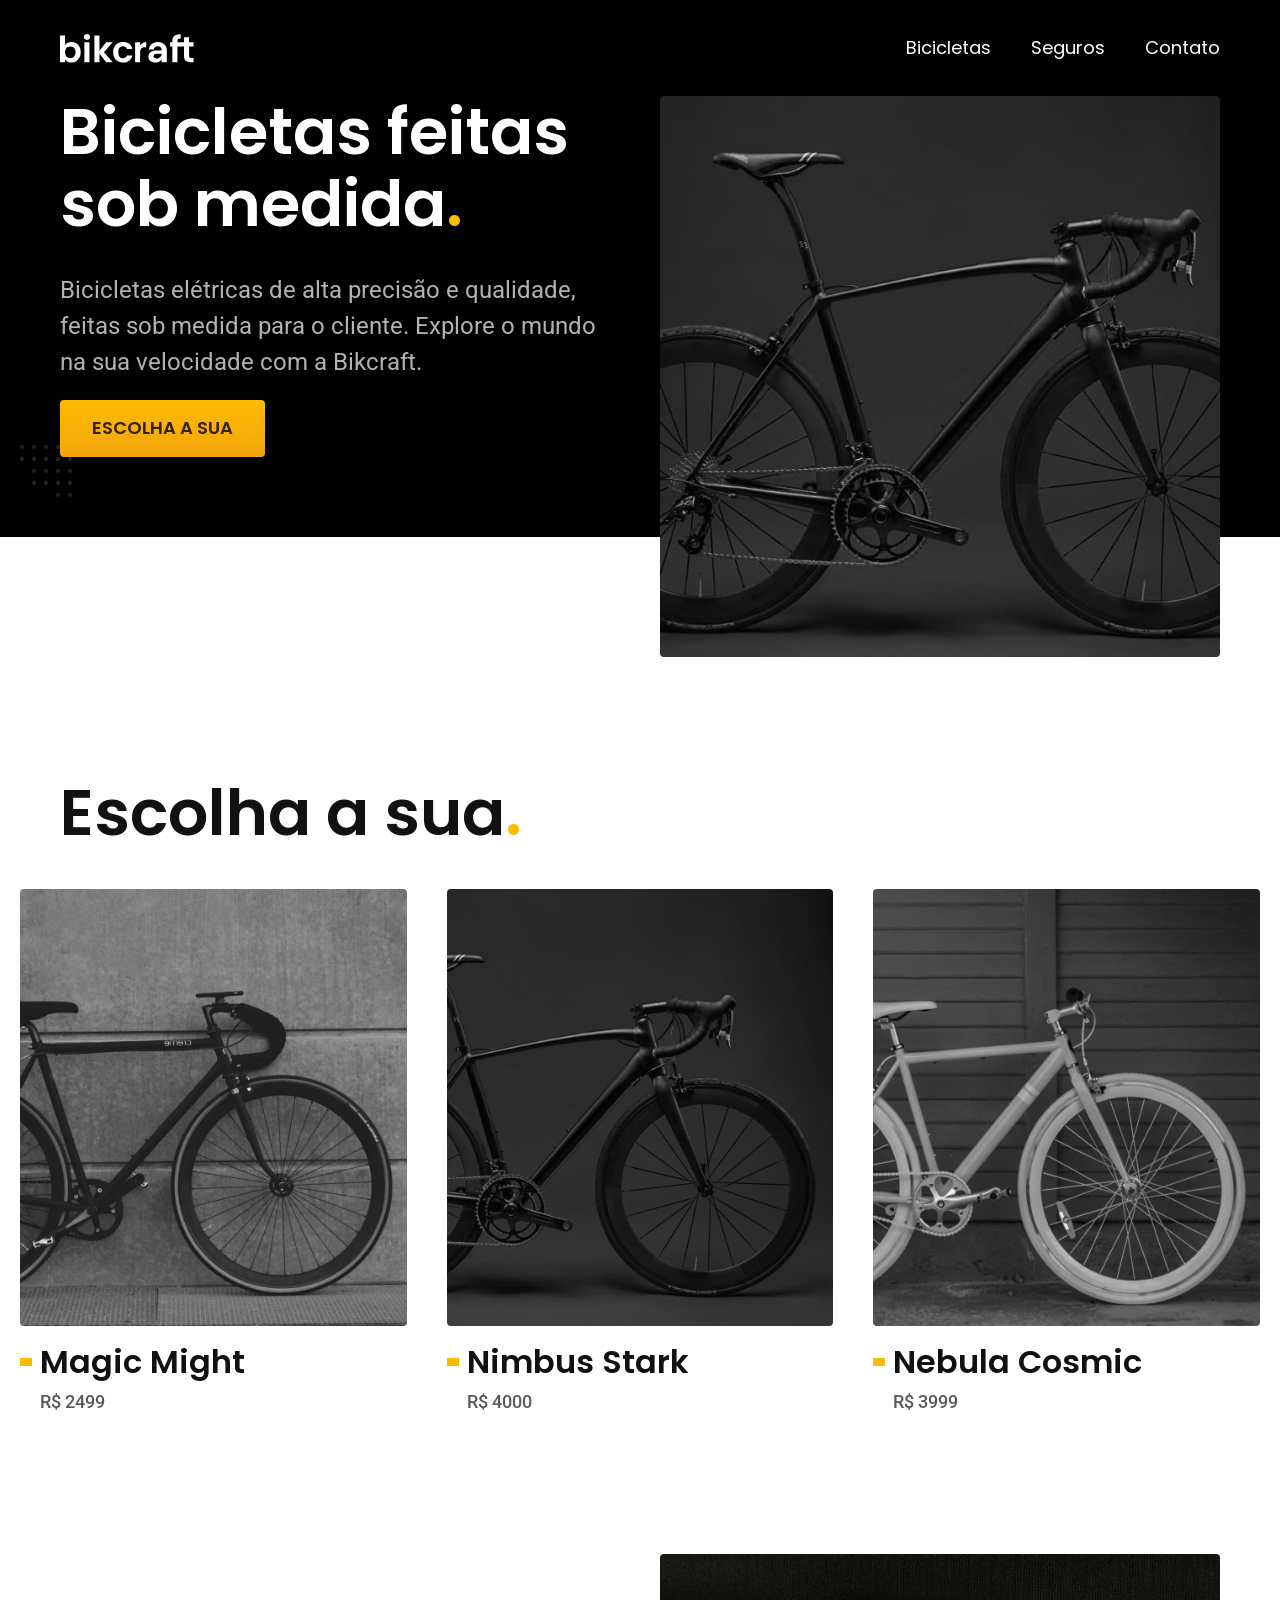
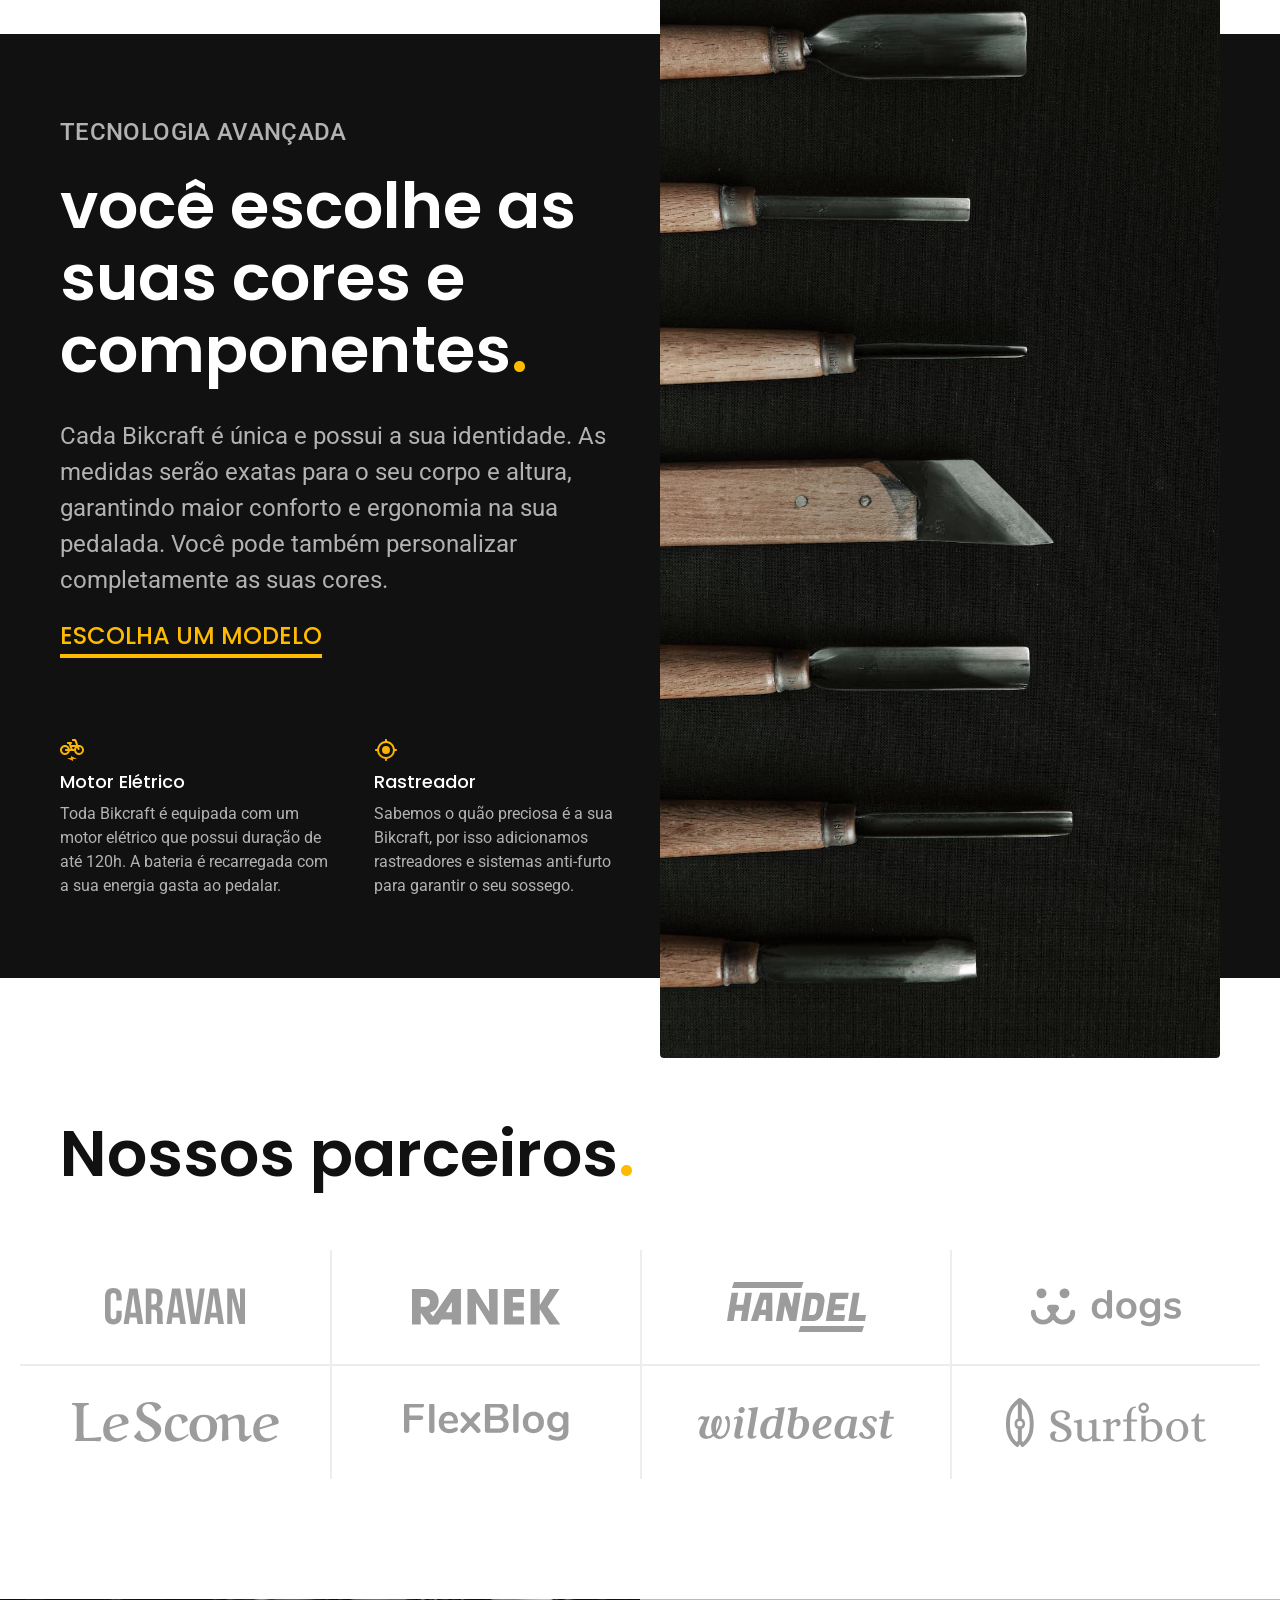
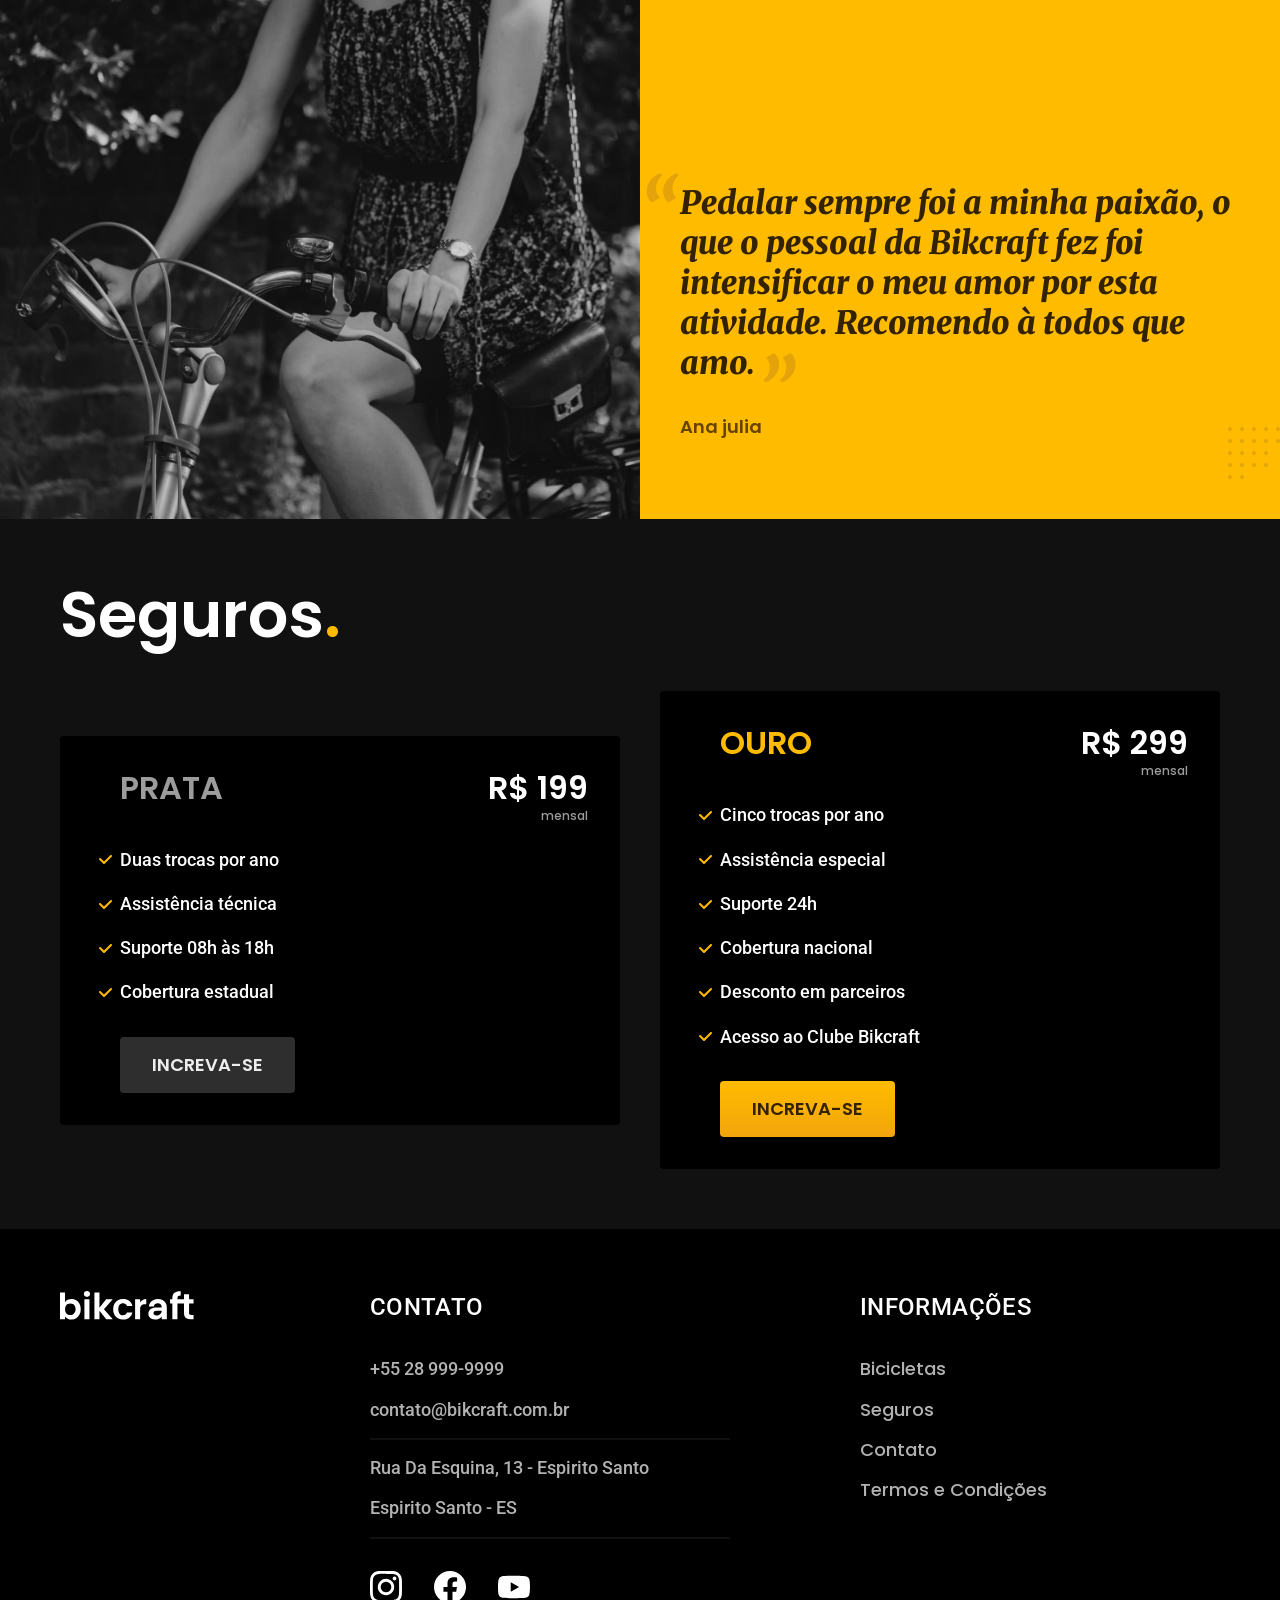
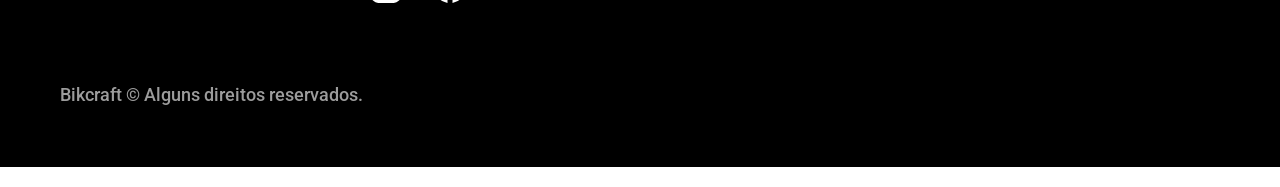
<file: index.html>
<!DOCTYPE html>
<html lang="pt-br">

<head>
  <meta charset="UTF-8">
  <meta name="description" content="Bicicletas elétricas de alta precisão e qualidade,  feitas sob medida para o cliente. Explore o mundo na sua velocidade com a Bikcraft.">
  <meta name="viewport" content="width=device-width, initial-scale=1.0">
  <title>Bikcraft - Bicicletas Elétricas</title>

  <link rel="shortcut icon" href="./favicon.svg" type="image/x-icon">
  <link rel="preload" href="./css/style.min.css" as="style">
  <link rel="stylesheet" href="./css/style.min.css">

  <link rel="preconnect" href="https://fonts.googleapis.com">
  <link rel="preconnect" href="https://fonts.gstatic.com" crossorigin>
  <link href="https://fonts.googleapis.com/css2?family=Merriweather:ital,opsz,wght@1,18..144,300..900&family=Poppins&family=Roboto:wght@100..900&display=swap" rel="stylesheet">
  <script>document.documentElement.classList.add("js")</script>
</head>

<body>
  <header class="header-bg">
    <div class="header container">
      <a href="./">
        <img src="./img/bikcraft.svg" width="136" height="32" alt="Bikcraft">
      </a>

      <nav>
        <ul class="header-menu font-1-m cor-0">
          <li><a href="./bicicletas.html">Bicicletas</a></li>
          <li><a href="./seguros.html">Seguros</a></li>
          <li><a href="./contato.html">Contato</a></li>
        </ul>
      </nav>
    </div>
  </header>

  <main class="introducao-bg">
    <div class="introducao container">
      <div class="introducao-conteudo">
        <h1 class="texto-grande cor-0 fadeInDown" data-anime="200">Bicicletas feitas sob medida<span class="cor-p1">.</span></h1>
        <p class="font-2-l cor-5 fadeInDown" data-anime="400">Bicicletas elétricas de alta precisão e qualidade, feitas sob medida para o cliente. Explore o mundo na sua velocidade com a Bikcraft.</p>
        <a class="botao fadeInDown" data-anime="600" href="./bicicletas.html">Escolha a sua</a>
      </div>
      <picture data-anime="800" class="fadeInDown">
        <source media="(max-width:800px)" srcset="./img/bicicletas/nimbus.jpg">
        <img src="./img/fotos/introducao.jpg" width="1280" height="1600" alt="Bicicleta elétrica preta.">
      </picture>
    </div>
  </main>

  <article class="bicicletas-lista">
    <h2 class="container font-1-xxl">Escolha a sua<span class="cor-p1">.</span></h2>
    <ul>
      <li>
        <a href="/bicicletas/magic.html">
          <img src="./img/bicicletas/magic-home.jpg" alt="Bicicleta preta">
          <h3 class="font-1-xl">Magic Might</h3>
          <span class="font-2-m cor-8">R$ 2499</span>
        </a>
      </li>
      <li>
        <a href="/bicicletas/nimbus.html">
          <img src="./img/bicicletas/nimbus-home.jpg" alt="Bicicleta preta">
          <h3 class="font-1-xl">Nimbus Stark</h3>
          <span class="font-2-m cor-8">R$ 4000</span>
        </a>
      </li>
      <li>
        <a href="/bicicletas/nebula.html">
          <img src="./img/bicicletas/nebula-home.jpg" alt="Bicicleta preta">
          <h3 class="font-1-xl">Nebula Cosmic</h3>
          <span class="font-2-m cor-8">R$ 3999</span>
        </a>
      </li>
    </ul>
  </article>

  <article class="tecnologia-bg">
    <div class="tecnologia container">
      <div class="tecnologia-conteudo">
        <span class="font-2-l-b cor-5">Tecnologia avançada</span>
        <h2 class="font-1-xxl cor-0">você escolhe as suas cores e componentes<span class="cor-p1">.</span></h2>
        <p class="font-2-l cor-5">Cada Bikcraft é única e possui a sua identidade. As medidas serão exatas para o seu corpo e altura, garantindo maior conforto e ergonomia na sua pedalada. Você pode também personalizar completamente as suas cores.</p>
        <a class="link" href="./bicicletas.html">Escolha um modelo</a>
        <div class="tecnologia-vantagens">
          <div>
            <img src="./img/icones/eletrica.svg" width="24" height="24" alt="">
            <h3 class="font-1-m cor-0">Motor Elétrico</h3>
            <p class="font-2-s cor-5">Toda Bikcraft é equipada com um motor elétrico que possui duração de até 120h. A bateria é recarregada com a sua energia gasta ao pedalar.</p>
          </div>
          <div>
            <img src="./img/icones/rastreador.svg" width="24" height="24" alt="">
            <h3 class="font-1-m cor-0">Rastreador</h3>
            <p class="font-2-s cor-5">Sabemos o quão preciosa é a sua Bikcraft, por isso adicionamos rastreadores e sistemas anti-furto para garantir o seu sossego. </p>
          </div>
        </div>
      </div>
      <div class="tecnologia-imagem">
        <img src="./img/fotos/tecnologia.jpg" width="1200" height="1920" alt="">
      </div>
    </div>
  </article>

  <section class="parceiros" aria-label="Nossos parceiros">
    <h2 class="container font-1-xxl">Nossos parceiros<span class="cor-p1">.</span></h2>
    <ul>
      <li><img src="./img/parceiros/caravan.svg" alt="caravan"></li>
      <li><img src="./img/parceiros/ranek.svg" alt="carava"></li>
      <li><img src="./img/parceiros/handel.svg" alt="carava"></li>
      <li><img src="./img/parceiros/dogs.svg" alt="carava"></li>
      <li><img src="./img/parceiros/lescone.svg" alt="carava"></li>
      <li><img src="./img/parceiros/flexblog.svg" alt="carava"></li>
      <li><img src="./img/parceiros/wildbeast.svg" alt="carava"></li>
      <li><img src="./img/parceiros/surfbot.svg" alt="carava"></li>
    </ul>
  </section>

  <section class="depoimento" aria-label="depoimento">
    <div>
      <img src="./img/fotos/depoimento.jpg" alt="Pessoa pedalando uma bicicleta bikcraft">
    </div>
    <div class="depoimento-conteudo">
      <blockquote class="font-1-xl cor-p5">
        <p>Pedalar sempre foi a minha paixão, o que o pessoal da Bikcraft fez foi intensificar o meu amor por esta atividade. Recomendo à todos que amo.</p>
      </blockquote>
      <span class="font-1-m-b cor-p4">Ana julia</span>
    </div>
  </section>

  <article class="seguros-bg">
    <div class="seguros container">
      <h2 class="font-1-xxl cor-0">Seguros<span class="cor-p1">.</span></h2>
      <div class="seguros-item">
        <h3 class="font-1-xl cor-6">PRATA</h3>
        <span class="font-1-xl cor-0">R$ 199 <span class="font-1-xs cor-6">mensal</span></span>
        <ul class="font-2-m cor-0">
          <li>Duas trocas por ano</li>
          <li>Assistência técnica</li>
          <li>Suporte 08h às 18h</li>
          <li>Cobertura estadual</li>
        </ul>
        <a class="botao secundario" href="./orcamento.html?tipo=seguro&produto=prata">Increva-se</a>
      </div>

      <div class="seguros-item">
        <h3 class="font-1-xl cor-p1">OURO</h3>
        <span class="font-1-xl cor-0">R$ 299 <span class="font-1-xs cor-6">mensal</span></span>
        <ul class="font-2-m cor-0">
          <li>Cinco trocas por ano</li>
          <li>Assistência especial </li>
          <li>Suporte 24h</li>
          <li>Cobertura nacional</li>
          <li>Desconto em parceiros</li>
          <li>Acesso ao Clube Bikcraft</li>
        </ul>
        <a class="botao" href="./orcamento.html?tipo=seguro&produto=ouro">Increva-se</a>
      </div>
    </div>
  </article>

  <footer class="footer-bg">
    <div class="footer container">
      <img src="./img/bikcraft.svg" alt="">
      <div class="footer-contato">
        <h3 class="font-2-l-b cor-0">Contato</h3>
        <ul class="font-2-m cor-5">
          <li><a href="tel:+5528999999">+55 28 999-9999</a></li>
          <li><a href="mailto:contato@bikcraft.com.br">contato@bikcraft.com.br</a></li>
          <li>Rua Da Esquina, 13 - Espirito Santo</li>
          <li>Espirito Santo - ES</li>
        </ul>
        <div class="footer-redes">
          <a href="./">
            <img src="./img/redes/instagram.svg" alt="instagram">
          </a>
          <a href="./">
            <img src="./img/redes/facebook.svg" alt="facebook">
          </a>
          <a href="./">
            <img src="./img/redes/youtube.svg" alt="youtube">
          </a>

        </div>

      </div>
      <div class="footer-informacoes">
        <h3 class="font-2-l-b cor-0">Informações</h3>
        <nav>
          <ul class="font-1-m cor-5">
            <li><a href="./bicicletas.html">Bicicletas</a></li>
            <li><a href="./seguros.html">Seguros</a></li>
            <li><a href="./contato.html">Contato</a></li>
            <li><a href="./termos.html">Termos e Condições</a></li>
          </ul>
        </nav>
      </div>
      <p class="footer-copy font-2-m cor-6">Bikcraft © Alguns direitos reservados.</p>
    </div>
  </footer>

  <script src="./js/plugins/simple-anime.js"></script>
  <script src="./js/script.js"></script>
</body>

</html>
</file>
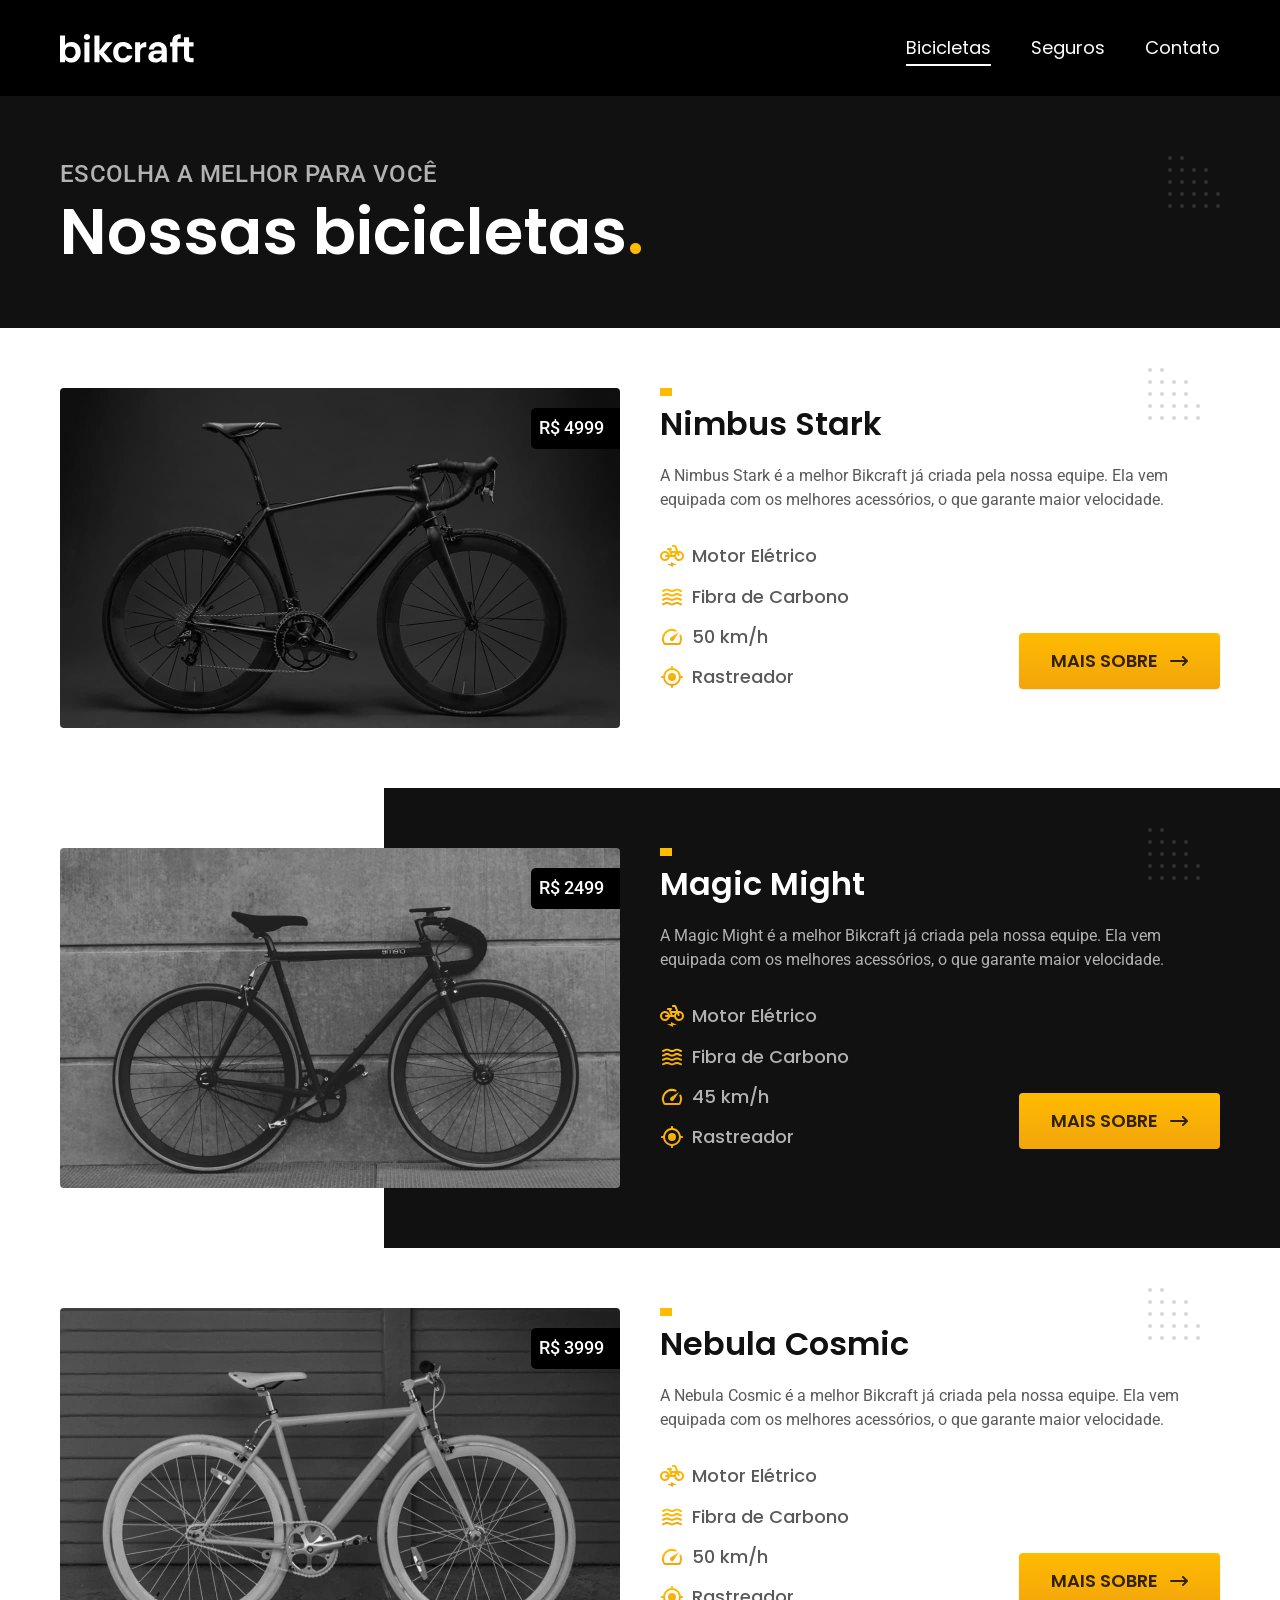
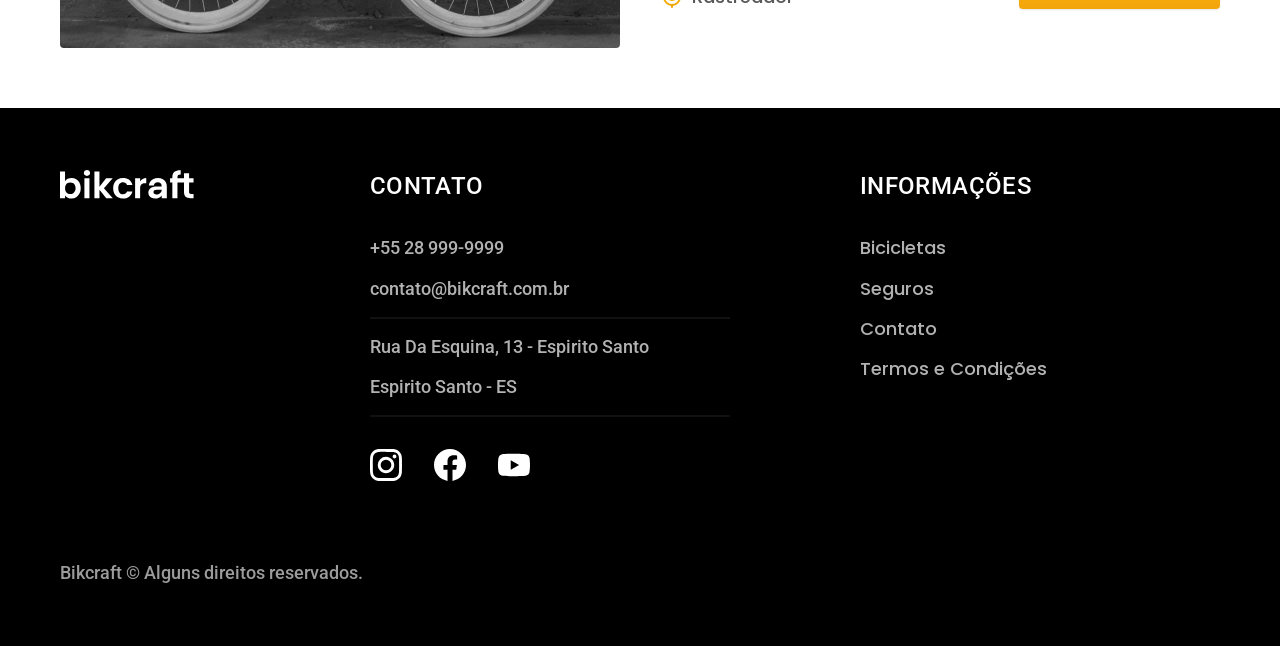
<file: bicicletas.html>
<!DOCTYPE html>
<html lang="pt-br">

<head>
  <meta charset="UTF-8">
  <meta name="description" content="Termos e condições">
  <meta name="viewport" content="width=device-width, initial-scale=1.0">
  <title>Bicicletas | Bikcraft </title>
  <link rel="shortcut icon" href="./favicon.svg" type="image/x-icon">
  <link rel="preload" href="./css/style.min.css" as="style">
  <link rel="stylesheet" href="./css/style.min.css">

  <link rel="preconnect" href="https://fonts.googleapis.com">
  <link rel="preconnect" href="https://fonts.gstatic.com" crossorigin>
  <link href="https://fonts.googleapis.com/css2?family=Merriweather:ital,opsz,wght@1,18..144,300..900&family=Poppins&family=Roboto:wght@100..900&display=swap" rel="stylesheet">
  <script>document.documentElement.classList.add("js")</script>
</head>

<body id="bicicletas">
  <header class="header-bg">
    <div class="header container">
      <a href="./">
        <img src="./img/bikcraft.svg" alt="Bikcraft">
      </a>

      <nav>
        <ul class="header-menu font-1-m cor-0">
          <li><a href="./bicicletas.html">Bicicletas</a></li>
          <li><a href="./seguros.html">Seguros</a></li>
          <li><a href="./contato.html">Contato</a></li>
        </ul>
      </nav>
    </div>
  </header>

  <main>
    <div class="titulo-bg">
      <div class="titulo container">
        <p class="font-2-l-b cor-5">Escolha a melhor para você</p>
        <h1 class="font-1-xxl cor-0">Nossas bicicletas<span class="cor-p1">.</span> </h1>
      </div>
    </div>

    <div class="bicicletas container">
      <div class="bicicletas-imagem">
        <img src="./img/bicicletas/nimbus.jpg" alt="Bicicletas preta">
        <span class="font-2-m cor-0">R$ 4999</span>
      </div>
      <div class="bicicletas-conteudo">
        <h2 class="font-1-xl">Nimbus Stark</h2>
        <p class="font-2-s cor-8">A Nimbus Stark é a melhor Bikcraft já criada pela nossa equipe. Ela vem equipada com os melhores acessórios, o que garante maior velocidade.</p>
        <ul class="font-1-m cor-8">
          <li><img src="./img/icones/eletrica.svg" alt="">
            Motor Elétrico
          </li>
          <li><img src="./img/icones/carbono.svg" alt="">
            Fibra de Carbono
          </li>
          <li><img src="./img/icones/velocidade.svg" alt="">
            50 km/h
          </li>
          <li><img src="./img/icones/rastreador.svg" alt="">
            Rastreador
          </li>
        </ul>
        <a class="botao seta" href="./bicicletas/nimbus.html">Mais sobre</a>
      </div>
    </div>

    <div class="bicicletas-bg">
      <div class="bicicletas container">
        <div class="bicicletas-imagem">
          <img src="./img/bicicletas/magic.jpg" alt="Bicicletas preta">
          <span class="font-2-m cor-0">R$ 2499</span>
        </div>
        <div class="bicicletas-conteudo">
          <h2 class="font-1-xl cor-0">Magic Might</h2>
          <p class="font-2-s cor-5">A Magic Might é a melhor Bikcraft já criada pela nossa equipe. Ela vem equipada com os melhores acessórios, o que garante maior velocidade.</p>
          <ul class="font-1-m cor-5">
            <li><img src="./img/icones/eletrica.svg" alt="">
              Motor Elétrico
            </li>
            <li><img src="./img/icones/carbono.svg" alt="">
              Fibra de Carbono
            </li>
            <li><img src="./img/icones/velocidade.svg" alt="">
              45 km/h
            </li>
            <li><img src="./img/icones/rastreador.svg" alt="">
              Rastreador
            </li>
          </ul>
          <a class="botao seta" href="./bicicletas/magic.html">Mais sobre</a>
        </div>
      </div>
    </div>

    <div class="bicicletas container">
      <div class="bicicletas-imagem">
        <img src="./img/bicicletas/nebula.jpg" alt="Bicicletas preta">
        <span class="font-2-m cor-0">R$ 3999</span>
      </div>
      <div class="bicicletas-conteudo">
        <h2 class="font-1-xl">Nebula Cosmic</h2>
        <p class="font-2-s cor-8">A Nebula Cosmic é a melhor Bikcraft já criada pela nossa equipe. Ela vem equipada com os melhores acessórios, o que garante maior velocidade.</p>
        <ul class="font-1-m cor-8">
          <li><img src="./img/icones/eletrica.svg" alt="">
            Motor Elétrico
          </li>
          <li><img src="./img/icones/carbono.svg" alt="">
            Fibra de Carbono
          </li>
          <li><img src="./img/icones/velocidade.svg" alt="">
            50 km/h
          </li>
          <li><img src="./img/icones/rastreador.svg" alt="">
            Rastreador
          </li>
        </ul>
        <a class="botao seta" href="./bicicletas/nebula.html">Mais sobre</a>
      </div>
    </div>

  </main>

  <footer class="footer-bg">
    <div class="footer container">
      <img src="./img/bikcraft.svg" alt="">
      <div class="footer-contato">
        <h3 class="font-2-l-b cor-0">Contato</h3>
        <ul class="font-2-m cor-5">
          <li><a href="tel:+5528999999">+55 28 999-9999</a></li>
          <li><a href="mailto:contato@bikcraft.com.br">contato@bikcraft.com.br</a></li>
          <li>Rua Da Esquina, 13 - Espirito Santo</li>
          <li>Espirito Santo - ES</li>
        </ul>
        <div class="footer-redes">
          <a href="./">
            <img src="./img/redes/instagram.svg" alt="instagram">
          </a>
          <a href="./">
            <img src="./img/redes/facebook.svg" alt="facebook">
          </a>
          <a href="./">
            <img src="./img/redes/youtube.svg" alt="youtube">
          </a>

        </div>

      </div>
      <div class="footer-informacoes">
        <h3 class="font-2-l-b cor-0">Informações</h3>
        <nav>
          <ul class="font-1-m cor-5">
            <li><a href="./bicicletas.html">Bicicletas</a></li>
            <li><a href="./seguros.html">Seguros</a></li>
            <li><a href="./contato.html">Contato</a></li>
            <li><a href="./termos.html">Termos e Condições</a></li>
          </ul>
        </nav>
      </div>
      <p class="footer-copy font-2-m cor-6">Bikcraft © Alguns direitos reservados.</p>
    </div>
  </footer>
  <script src="./js/script.js"></script>
</body>

</html>
</file>
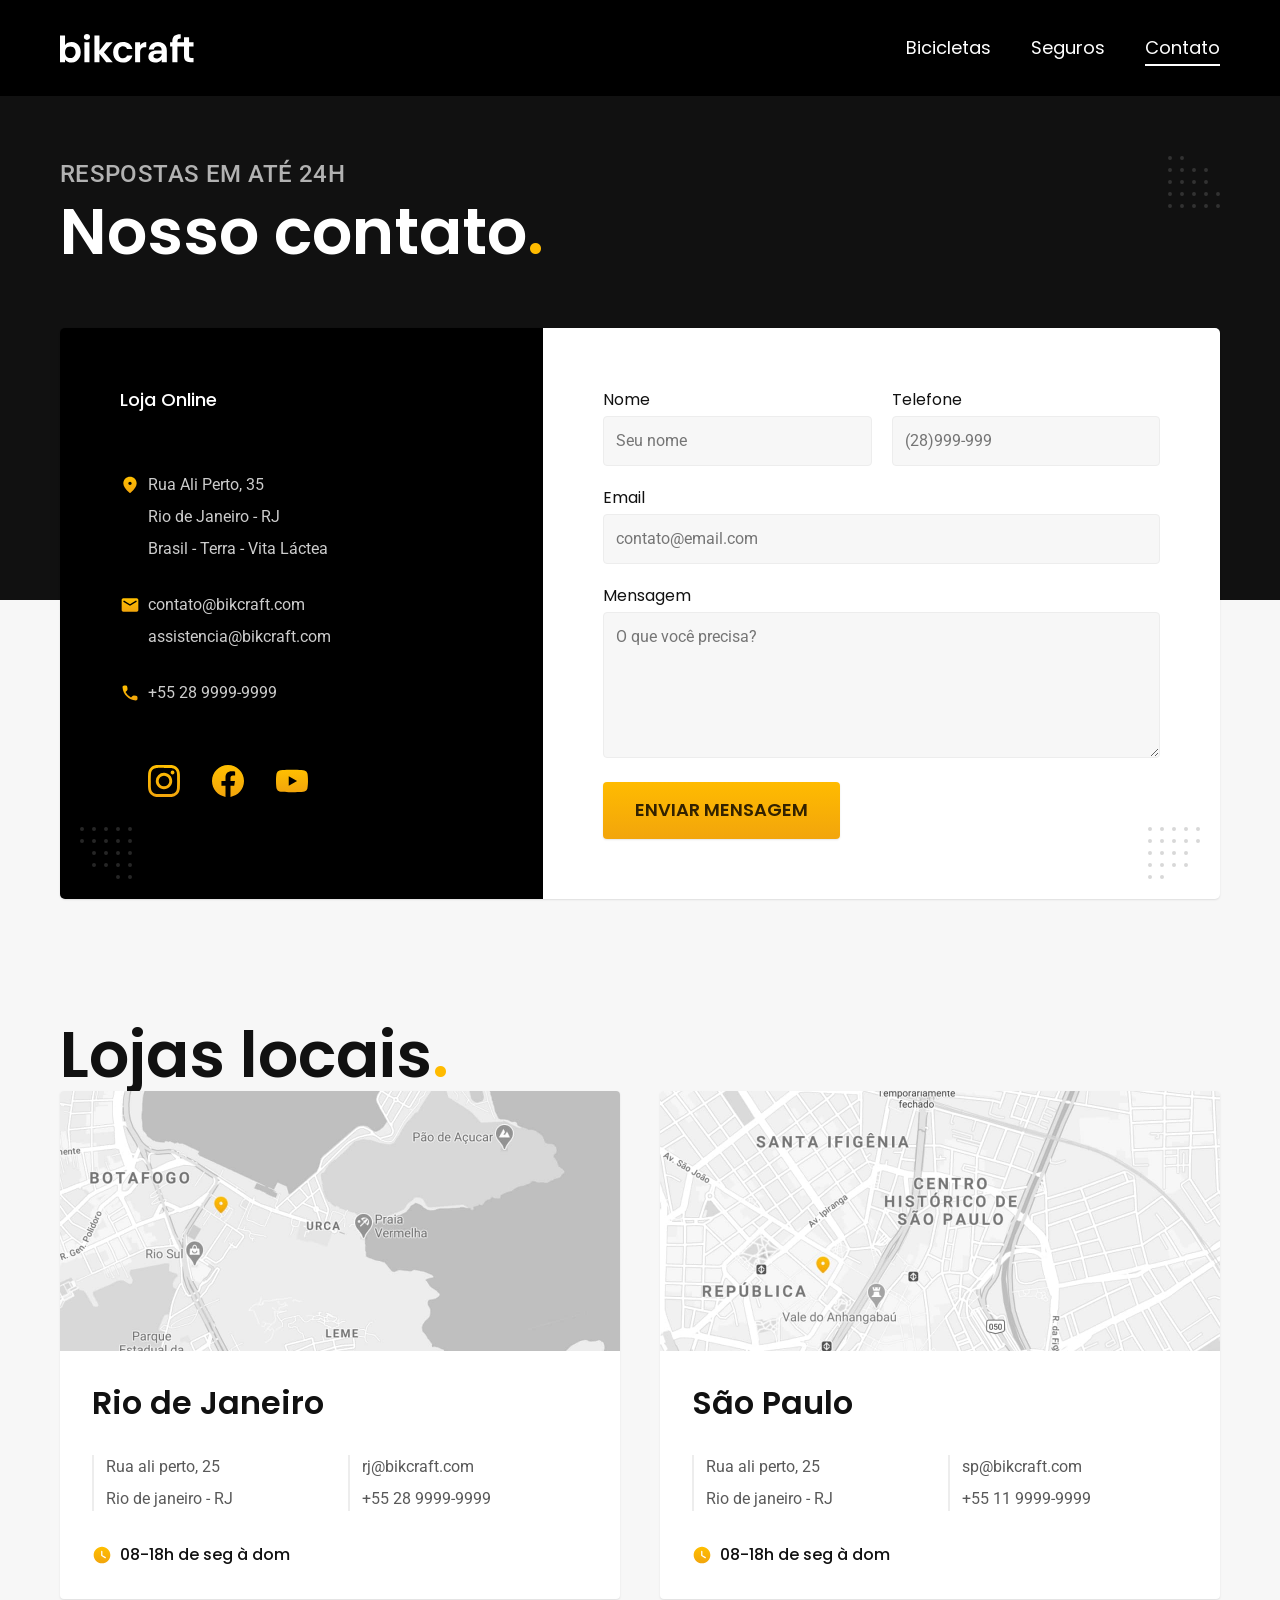
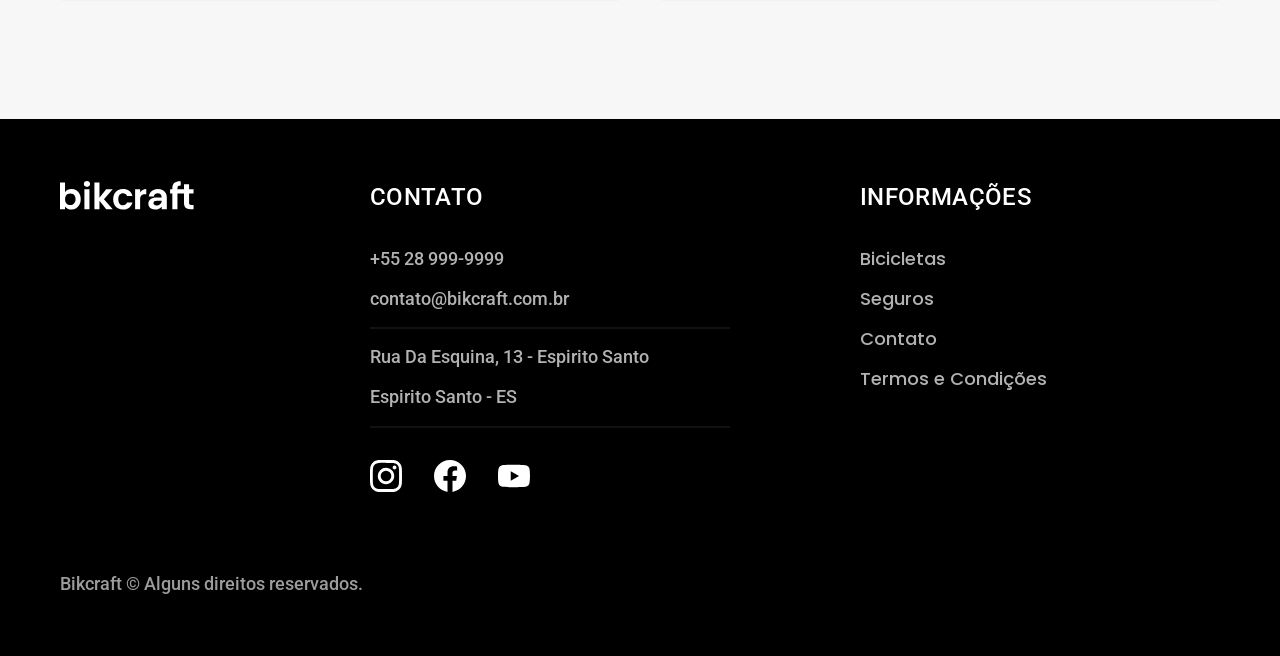
<file: contato.html>
<!DOCTYPE html>
<html lang="pt-br">

<head>
  <meta charset="UTF-8">
  <meta name="description" content="Termos e condições">
  <meta name="viewport" content="width=device-width, initial-scale=1.0">
  <title>Contato | Bikcraft </title>
  <link rel="shortcut icon" href="./favicon.svg" type="image/x-icon">
  <link rel="preload" href="./css/style.min.css" as="style">
  <link rel="stylesheet" href="./css/style.min.css">

  <link rel="preconnect" href="https://fonts.googleapis.com">
  <link rel="preconnect" href="https://fonts.gstatic.com" crossorigin>
  <link href="https://fonts.googleapis.com/css2?family=Merriweather:ital,opsz,wght@1,18..144,300..900&family=Poppins&family=Roboto:wght@100..900&display=swap" rel="stylesheet">
  <script>document.documentElement.classList.add("js")</script>
</head>

<body id="contato">
  <header class="header-bg">
    <div class="header container">
      <a href="./">
        <img src="./img/bikcraft.svg" alt="Bikcraft">
      </a>

      <nav>
        <ul class="header-menu font-1-m cor-0">
          <li><a href="./bicicletas.html">Bicicletas</a></li>
          <li><a href="./seguros.html">Seguros</a></li>
          <li><a href="./contato.html">Contato</a></li>
        </ul>
      </nav>
    </div>
  </header>

  <main>
    <div class="titulo-bg">
      <div class="titulo container">
        <p class="font-2-l-b cor-5">Respostas em até 24h</p>
        <h1 class="font-1-xxl cor-0">Nosso contato<span class="cor-p1">.</span> </h1>
      </div>
    </div>

    <div class="contato container">
      <section class="contato-dados" aria-label="Endereço">
        <h2 class="font-1-m cor-0">Loja Online</h2>
        <div class="contato-endereco font-2-s cor-4">
          <p>Rua Ali Perto, 35</p>
          <p>Rio de Janeiro - RJ</p>
          <p>Brasil - Terra - Vita Láctea</p>
        </div>
        <address class="contato-meios font-2-s cor-4">
          <a href="mailto:contato@bikcraft.com">contato@bikcraft.com</a>
          <a href="mailto:assistencia@bikcraft.com">assistencia@bikcraft.com</a>
          <a href="tel:+5528999999">+55 28 9999-9999</a>
        </address>
        <div class="contato-redes">
          <a href="./">
            <img src="./img/redes/instagram-p.svg" alt="instagram">
          </a>
          <a href="./">
            <img src="./img/redes/facebook-p.svg" alt="facebook">
          </a>
          <a href="./">
            <img src="./img/redes/youtube-p.svg" alt="youtube">
          </a>
        </div>
      </section>
      <section class="contato-formulario" aria-label="Formulario">
        <form class="form" action="./enviar-teste.php" method="post">
          <div>
            <label for="nome">Nome</label>
            <input type="text" id="nome" name="nome" placeholder="Seu nome">
          </div>
          <div>
            <label for="telefone">Telefone</label>
            <input type="text" id="telefone" name="telefone" placeholder="(28)999-999">
          </div>
          <div class="col-2">
            <label for="email">Email</label>
            <input type="text" id="email" name="email" placeholder="contato@email.com">
          </div>
          <div class="col-2">
            <label for="mensagem">Mensagem</label>
            <textarea rows="5" id="mensagem" name="mensagem" placeholder="O que você precisa?"></textarea>
          </div>
          <button class="botao col-2">Enviar Mensagem</button>
        </form>
      </section>

    </div>
  </main>

  <article class="lojas container">
    <h2 class="font-1-xxl">Lojas locais<span class="cor-p1">.</span></h2>
    <div class="lojas-item">
      <img src="./img/lojas/rj.jpg" alt="Mapa mercando o endereço rua">
      <div class="lojas-conteudo">
        <h3 class="font-1-xl">Rio de Janeiro</h3>
        <div class="lojas-dados font-2-s cor-8">
          <p>Rua ali perto, 25</p>
          <p>Rio de janeiro - RJ</p>
        </div>
        <div class="lojas-dados font-2-s cor-8">
          <a href="mailto:rj@bikcraft.com">rj@bikcraft.com</a>
          <a href="tel:+5528999999">+55 28 9999-9999</a>
        </div>
        <p class="lojas-tempo font-1-s"><img src="./img/icones/horario.svg" alt="">08-18h de seg à dom</p>
      </div>
    </div>

    <div class="lojas-item">
      <img src="./img/lojas/sp.jpg" alt="Mapa mercando o endereço rua">
      <div class="lojas-conteudo">
        <h3 class="font-1-xl">São Paulo</h3>
        <div class="lojas-dados font-2-s cor-8">
          <p>Rua ali perto, 25</p>
          <p>Rio de janeiro - RJ</p>
        </div>
        <div class="lojas-dados font-2-s cor-8">
          <a href="mailto:sp@bikcraft.com">sp@bikcraft.com</a>
          <a href="tel:+5511999999">+55 11 9999-9999</a>
        </div>
        <p class="lojas-tempo font-1-s"><img src="./img/icones/horario.svg" alt="">08-18h de seg à dom</p>
      </div>
    </div>

  </article>

  <footer class="footer-bg">
    <div class="footer container">
      <img src="./img/bikcraft.svg" alt="">
      <div class="footer-contato">
        <h3 class="font-2-l-b cor-0">Contato</h3>
        <ul class="font-2-m cor-5">
          <li><a href="tel:+5528999999">+55 28 999-9999</a></li>
          <li><a href="mailto:contato@bikcraft.com.br">contato@bikcraft.com.br</a></li>
          <li>Rua Da Esquina, 13 - Espirito Santo</li>
          <li>Espirito Santo - ES</li>
        </ul>
        <div class="footer-redes">
          <a href="./">
            <img src="./img/redes/instagram.svg" alt="instagram">
          </a>
          <a href="./">
            <img src="./img/redes/facebook.svg" alt="facebook">
          </a>
          <a href="./">
            <img src="./img/redes/youtube.svg" alt="youtube">
          </a>

        </div>

      </div>
      <div class="footer-informacoes">
        <h3 class="font-2-l-b cor-0">Informações</h3>
        <nav>
          <ul class="font-1-m cor-5">
            <li><a href="./bicicletas.html">Bicicletas</a></li>
            <li><a href="./seguros.html">Seguros</a></li>
            <li><a href="./contato.html">Contato</a></li>
            <li><a href="./termos.html">Termos e Condições</a></li>
          </ul>
        </nav>
      </div>
      <p class="footer-copy font-2-m cor-6">Bikcraft © Alguns direitos reservados.</p>
    </div>
  </footer>
  <script src="./js/script.js"></script>
</body>

</html>
</file>
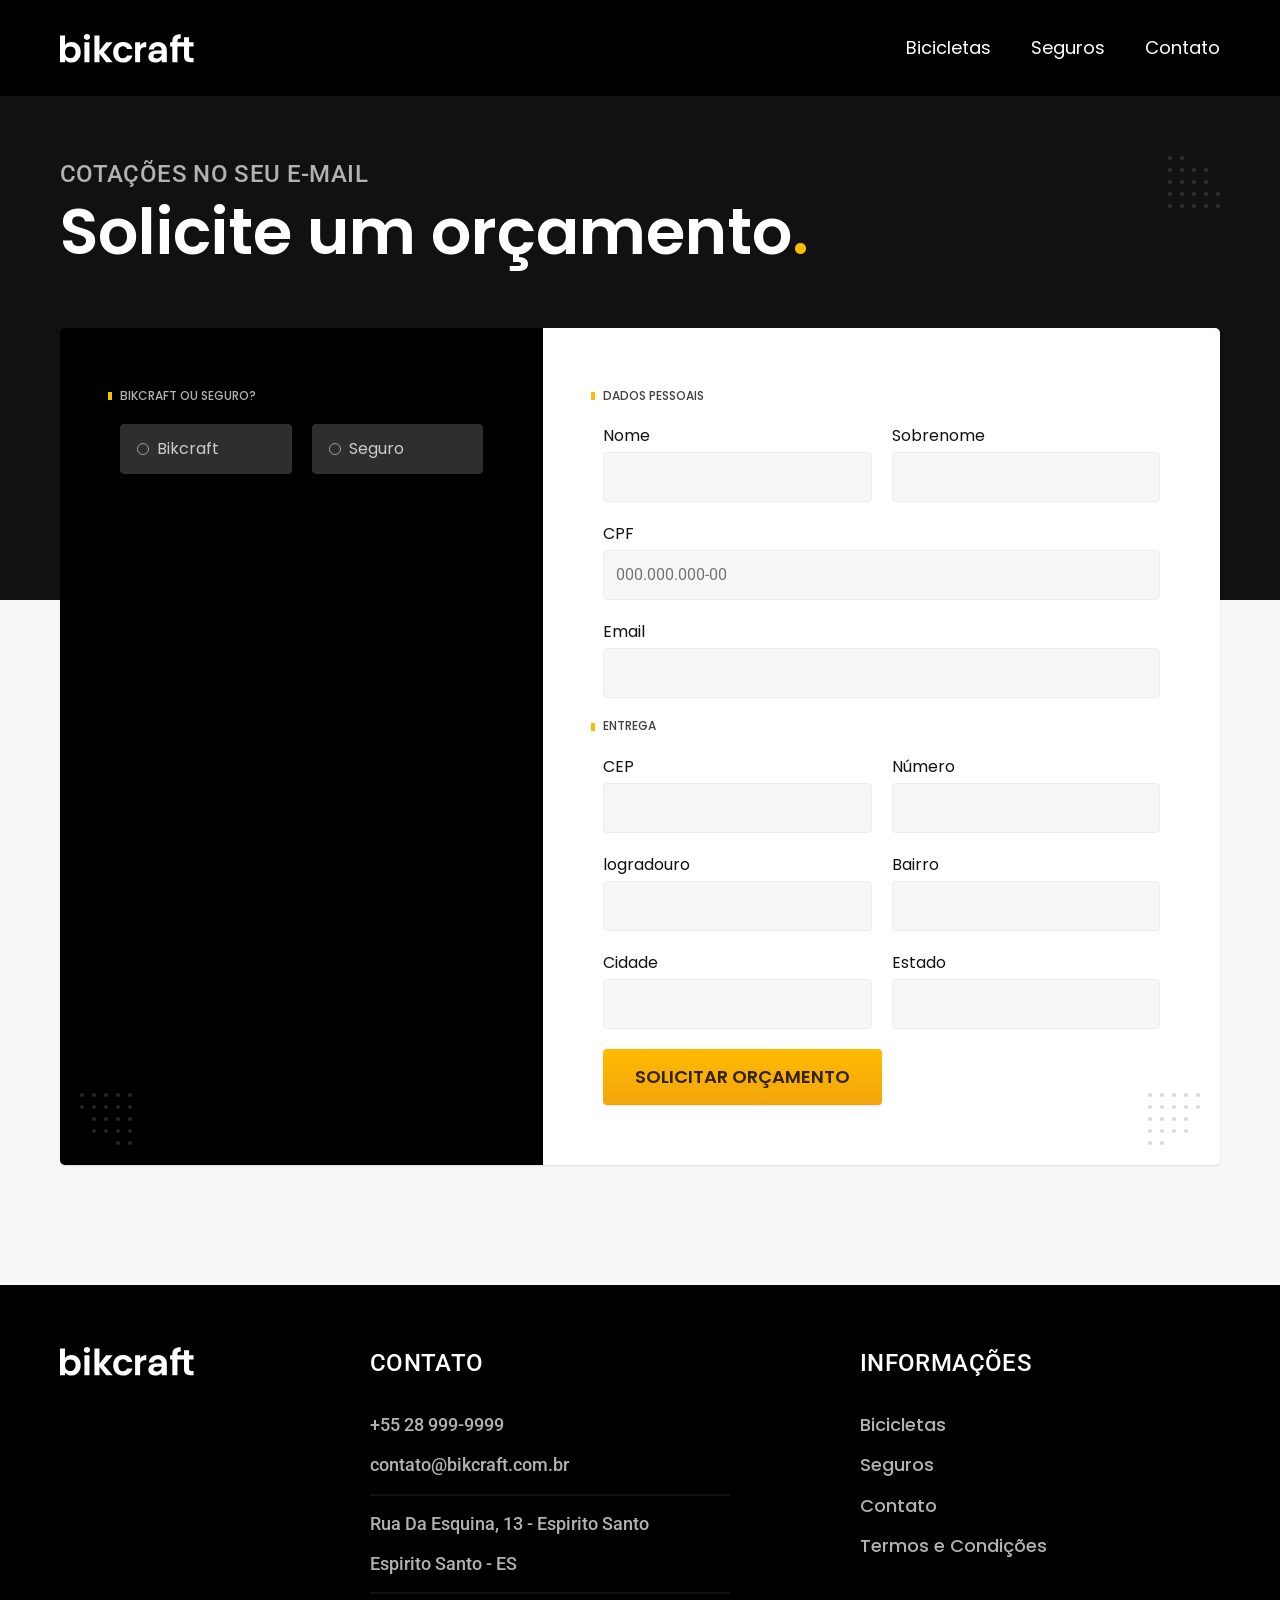
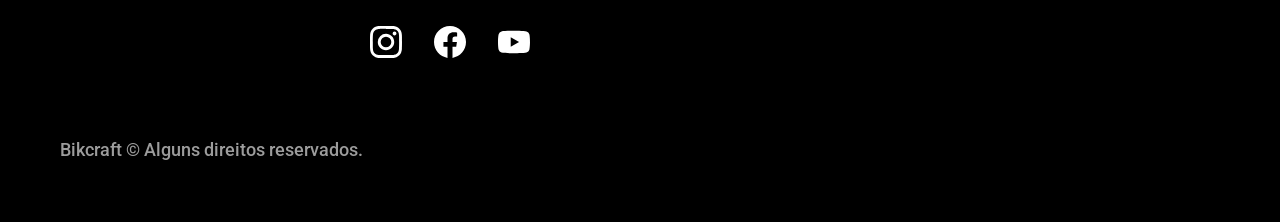
<file: orcamento.html>
<!DOCTYPE html>
<html lang="pt-br">

<head>
  <meta charset="UTF-8">
  <meta name="description" content="Termos e condições">
  <meta name="viewport" content="width=device-width, initial-scale=1.0">
  <title>Orçamento | Bikcraft </title>
  <link rel="shortcut icon" href="./favicon.svg" type="image/x-icon">
  <link rel="preload" href="./css/style.min.css" as="style">
  <link rel="stylesheet" href="./css/style.min.css">

  <link rel="preconnect" href="https://fonts.googleapis.com">
  <link rel="preconnect" href="https://fonts.gstatic.com" crossorigin>
  <link href="https://fonts.googleapis.com/css2?family=Merriweather:ital,opsz,wght@1,18..144,300..900&family=Poppins&family=Roboto:wght@100..900&display=swap" rel="stylesheet">
  <script>document.documentElement.classList.add("js")</script>
</head>

<body id="orcamento">
  <header class="header-bg">
    <div class="header container">
      <a href="./">
        <img src="./img/bikcraft.svg" alt="Bikcraft">
      </a>

      <nav>
        <ul class="header-menu font-1-m cor-0">
          <li><a href="./bicicletas.html">Bicicletas</a></li>
          <li><a href="./seguros.html">Seguros</a></li>
          <li><a href="./contato.html">Contato</a></li>
        </ul>
      </nav>
    </div>
  </header>

  <main>
    <div class="titulo-bg">
      <div class="titulo container">
        <p class="font-2-l-b cor-5">Cotações no seu e-mail</p>
        <h1 class="font-1-xxl cor-0">Solicite um orçamento<span class="cor-p1">.</span> </h1>
      </div>
    </div>

    <form class="orcamento container" <form class="form" action="./enviar-teste.php" method="post">
      <div class="orcamento-produto">
        <h2 class="font-1-xs cor-5">Bikcraft ou Seguro?</h2>

        <input type="radio" name="tipo" value="bikcraft" id="bikcraft">
        <label for="bikcraft">Bikcraft</label>

        <input type="radio" name="tipo" value="seguro" id="seguro">
        <label for="seguro">Seguro</label>

        <div class="orcamento-conteudo" id="orcamento-bikcraft">
          <h2 class="font-1-xs cor-5">Escolha a sua</h2>

          <input type="radio" name="produto" value="nimbus" id="nimbus">
          <label for="nimbus">Nimbus Stark <span>R$ 4999</span></label>
          <div class="orcamento-detalhes">
            <ul class="font-1-xs cor-8">
              <li><img src="./img/icones/eletrica.svg" alt="">Motor Elétrico</li>
              <li><img src="./img/icones/carbono.svg" alt="">Fibra de Carbono</li>
              <li><img src="./img/icones/velocidade.svg" alt="">50 km/h</li>
              <li><img src="./img/icones/rastreador.svg" alt="">Rastreador</li>
            </ul>
            <img src="./img/bicicletas/nimbus.jpg" alt="Bicicleta preta">
          </div>

          <input type="radio" name="produto" value="magic" id="magic">
          <label for="magic">Magic Might <span>R$ 2499</span></label>
          <div class="orcamento-detalhes">
            <ul class="font-1-xs cor-8">
              <li><img src="./img/icones/eletrica.svg" alt="">Motor Elétrico</li>
              <li><img src="./img/icones/carbono.svg" alt="">Fibra de Carbono</li>
              <li><img src="./img/icones/velocidade.svg" alt="">45 km/h</li>
              <li><img src="./img/icones/rastreador.svg" alt="">Rastreador</li>
            </ul>
            <img src="./img/bicicletas/magic.jpg" alt="Bicicleta preta">
          </div>


          <input type="radio" name="produto" value="nebula" id="nebula">
          <label for="nebula">Nebula <span>R$ 3999</span></label>
          <div class="orcamento-detalhes">
            <ul class="font-1-xs cor-8">
              <li><img src="./img/icones/eletrica.svg" alt="">Motor Elétrico</li>
              <li><img src="./img/icones/carbono.svg" alt="">Fibra de Carbono</li>
              <li><img src="./img/icones/velocidade.svg" alt="">40 km/h</li>
              <li><img src="./img/icones/rastreador.svg" alt="">Rastreador</li>
            </ul>
            <img src="./img/bicicletas/nebula.jpg" alt="Bicicleta branca">
          </div>

        </div>
        <div class="orcamento-conteudo" id="orcamento-seguro">
          <h2 class="font-1-xs cor-5">Escolha o plano</h2>

          <input type="radio" name="produto" value="prata" id="prata">
          <label for="prata">Prata <span>R$ 199</span></label>

          <input type="radio" name="produto" value="ouro" id="ouro">
          <label for="ouro">Ouro <span>R$ 299</span></label>
        </div>
      </div>
      <div class="orcamento-dados form">
        <h2 class="font-1-xs cor-9 col-2">dados pessoais</h2>
        <div>
          <label for="nome">Nome</label>
          <input type="text" id="nome" name="nome">
        </div>
        <div>
          <label for="sobrenome">Sobrenome</label>
          <input type="text" id="sobrenome" name="sobrenome">
        </div>
        <div class="col-2">
          <label for="cpf">CPF</label>
          <input type="text" id="cpf" name="cpf" placeholder="000.000.000-00">
        </div>
        <div class="col-2">
          <label for="email">Email</label>
          <input type="email" id="email" name="email">
        </div>
        <h2 class="font-1-xs cor-9 col-2">Entrega</h2>
        <div>
          <label for="cep">CEP</label>
          <input type="text" id="cep" name="cep">
        </div>
        <div>
          <label for="numero">Número</label>
          <input type="text" id="numero" name="numero">
        </div>
        <div>
          <label for="logradouro">logradouro</label>
          <input type="text" id="logradouro" name="logradouro">
        </div>
        <div>
          <label for="bairro">Bairro</label>
          <input type="text" id="bairro" name="bairro">
        </div>
        <div>
          <label for="cidade">Cidade</label>
          <input type="text" id="cidade" name="cidade">
        </div>
        <div>
          <label for="estado">Estado</label>
          <input type="text" id="estado" name="estado">
        </div>
        <button class="botao col-2">Solicitar Orçamento</button>
      </div>
    </form>
  </main>

  <footer class="footer-bg">
    <div class="footer container">
      <img src="./img/bikcraft.svg" alt="">
      <div class="footer-contato">
        <h3 class="font-2-l-b cor-0">Contato</h3>
        <ul class="font-2-m cor-5">
          <li><a href="tel:+5528999999">+55 28 999-9999</a></li>
          <li><a href="mailto:contato@bikcraft.com.br">contato@bikcraft.com.br</a></li>
          <li>Rua Da Esquina, 13 - Espirito Santo</li>
          <li>Espirito Santo - ES</li>
        </ul>
        <div class="footer-redes">
          <a href="./">
            <img src="./img/redes/instagram.svg" alt="instagram">
          </a>
          <a href="./">
            <img src="./img/redes/facebook.svg" alt="facebook">
          </a>
          <a href="./">
            <img src="./img/redes/youtube.svg" alt="youtube">
          </a>

        </div>

      </div>
      <div class="footer-informacoes">
        <h3 class="font-2-l-b cor-0">Informações</h3>
        <nav>
          <ul class="font-1-m cor-5">
            <li><a href="./bicicletas.html">Bicicletas</a></li>
            <li><a href="./seguros.html">Seguros</a></li>
            <li><a href="./contato.html">Contato</a></li>
            <li><a href="./termos.html">Termos e Condições</a></li>
          </ul>
        </nav>
      </div>
      <p class="footer-copy font-2-m cor-6">Bikcraft © Alguns direitos reservados.</p>
    </div>
  </footer>
  <script src="./js/script.js"></script>
</body>

</html>
</file>
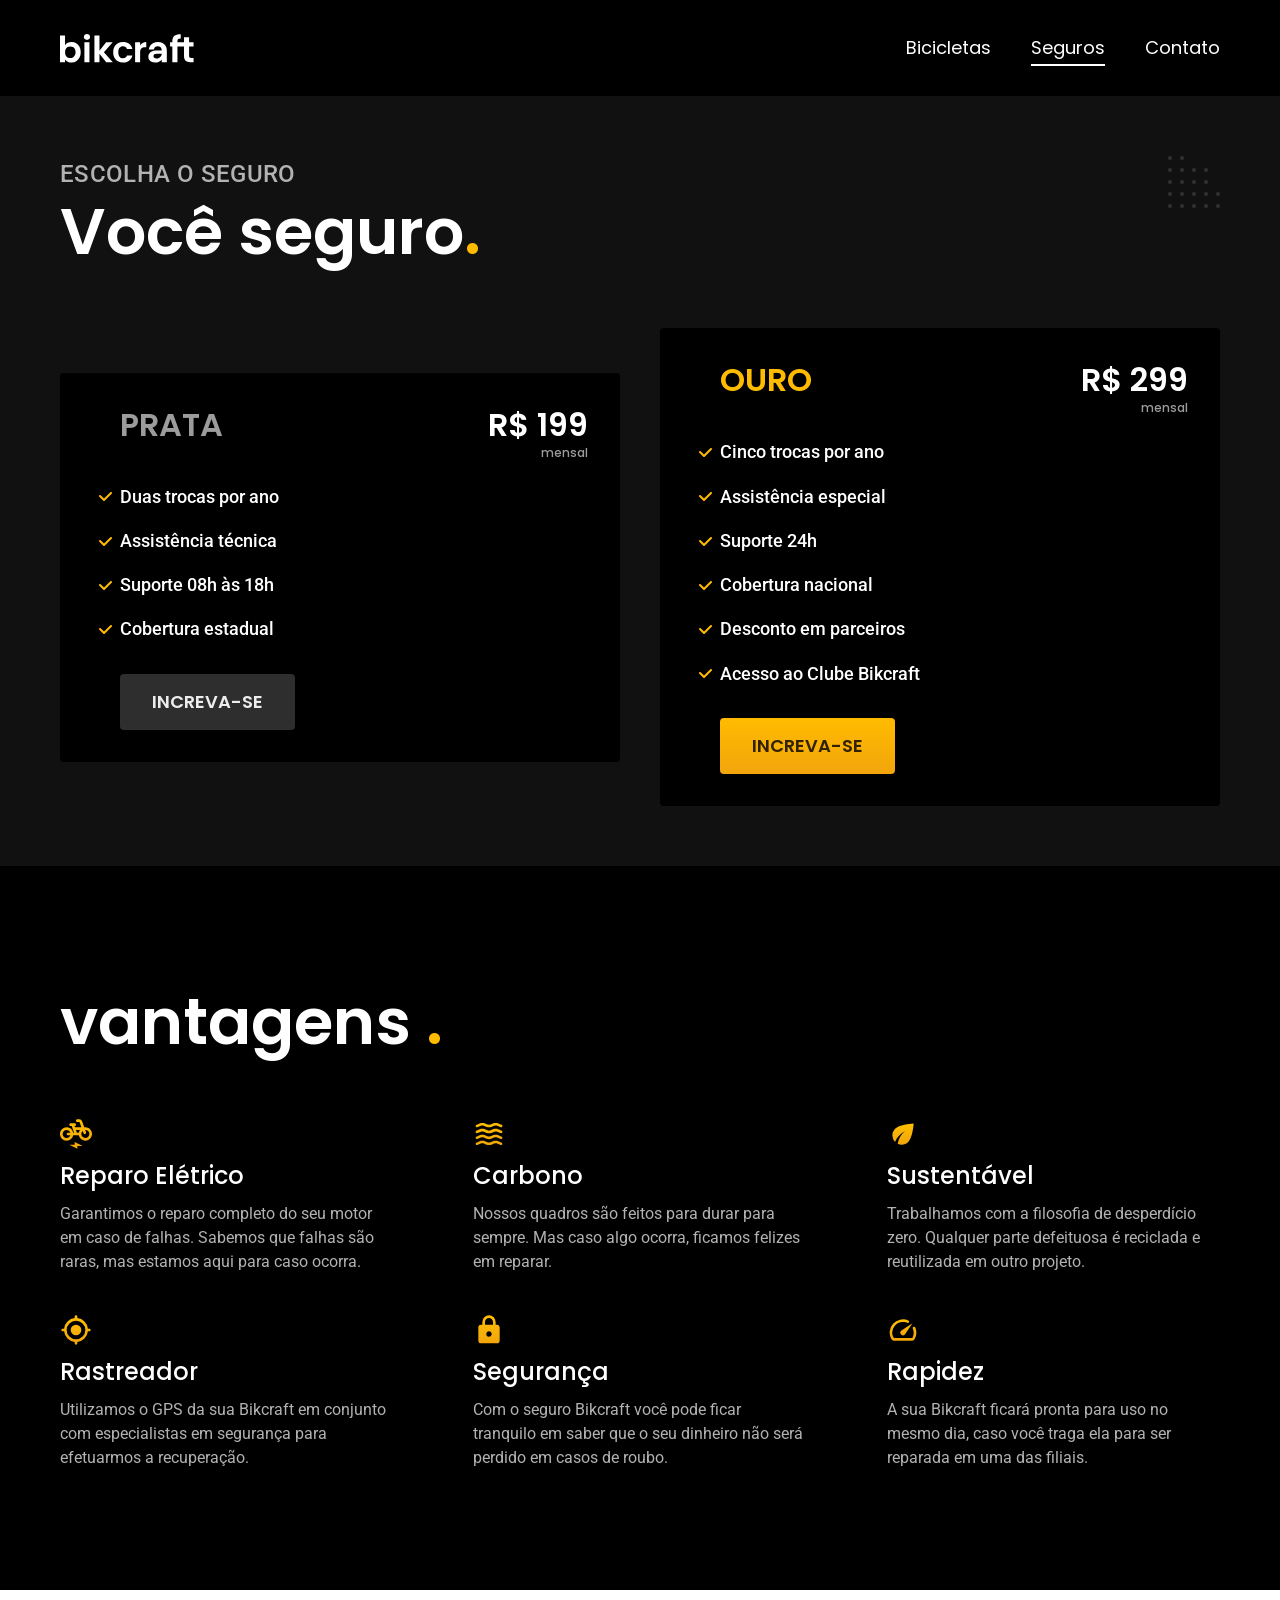
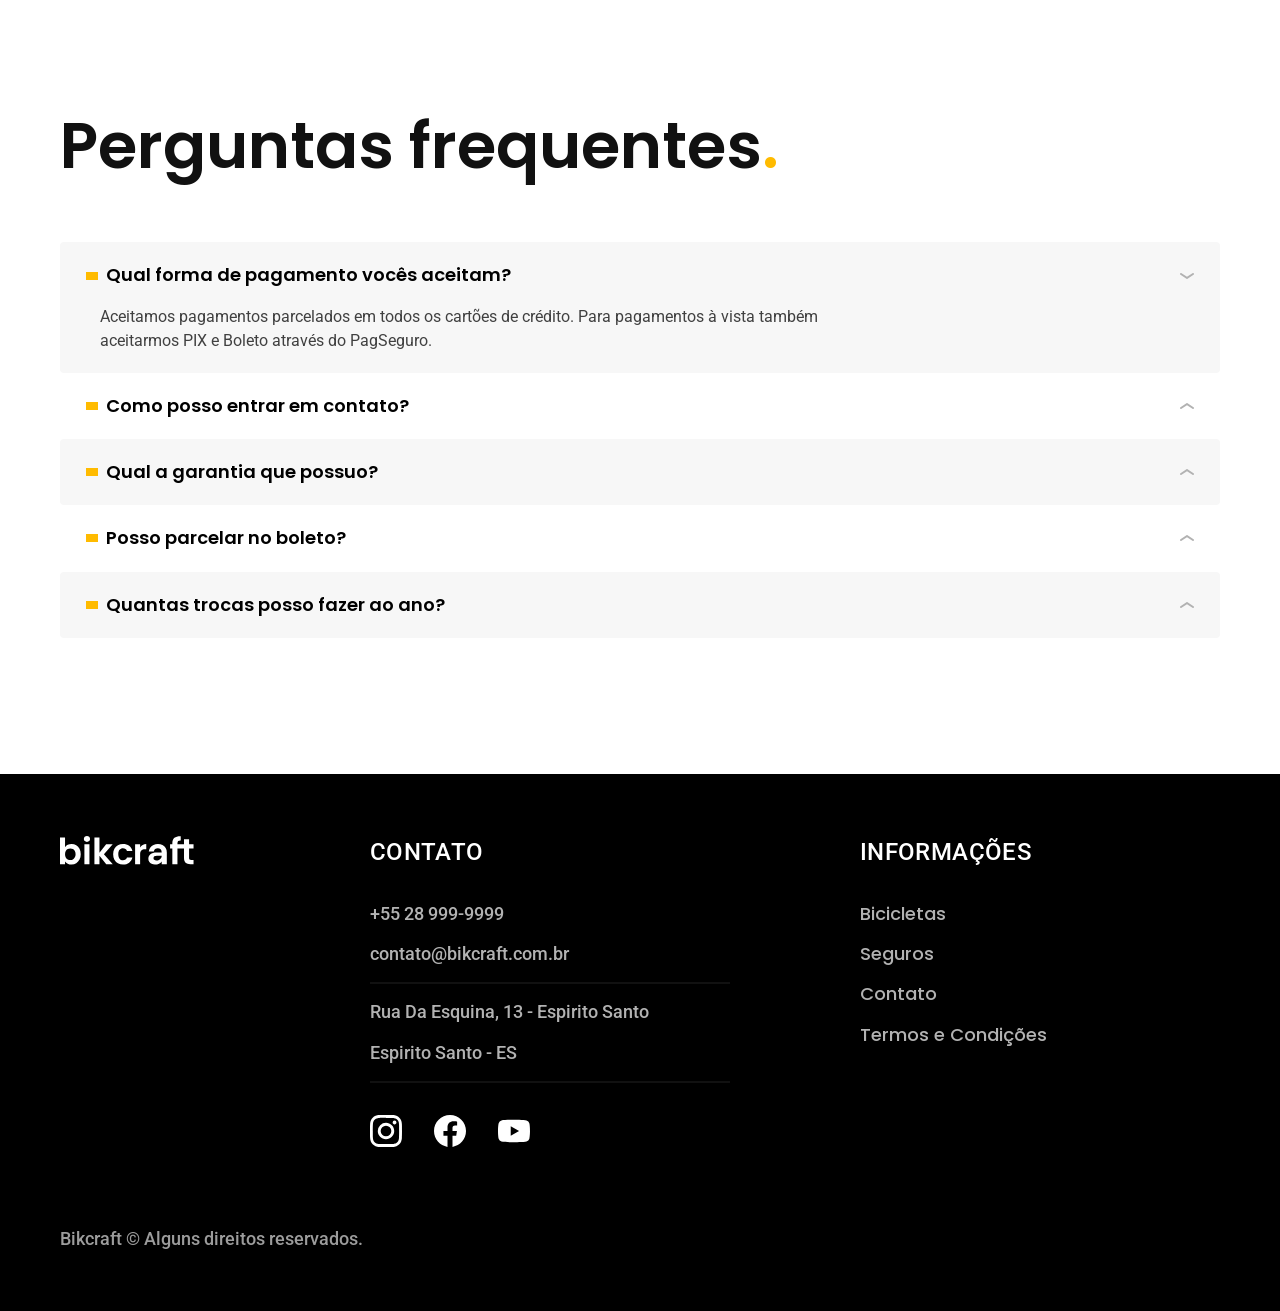
<file: seguros.html>
<!DOCTYPE html>
<html lang="pt-br">

<head>
  <meta charset="UTF-8">
  <meta name="description" content="Seguros>
  <meta name=" viewport" content="width=device-width, initial-scale=1.0">
  <title>Seguros | Bikcraft </title>
  <link rel="shortcut icon" href="./favicon.svg" type="image/x-icon">
  <link rel="preload" href="./css/style.min.css" as="style">
  <link rel="stylesheet" href="./css/style.min.css">

  <link rel="preconnect" href="https://fonts.googleapis.com">
  <link rel="preconnect" href="https://fonts.gstatic.com" crossorigin>
  <link href="https://fonts.googleapis.com/css2?family=Merriweather:ital,opsz,wght@1,18..144,300..900&family=Poppins&family=Roboto:wght@100..900&display=swap" rel="stylesheet">
  <script>document.documentElement.classList.add("js")</script>
</head>

<body id="seguros">
  <header class="header-bg">
    <div class="header container">
      <a href="./">
        <img src="./img/bikcraft.svg" alt="Bikcraft">
      </a>

      <nav>
        <ul class="header-menu font-1-m cor-0">
          <li><a href="./bicicletas.html">Bicicletas</a></li>
          <li><a href="./seguros.html">Seguros</a></li>
          <li><a href="./contato.html">Contato</a></li>
        </ul>
      </nav>
    </div>
  </header>

  <main class="seguros-bg">
    <div class="titulo-bg">
      <div class="titulo container">
        <p class="font-2-l-b cor-5">Escolha o seguro</p>
        <h1 class="font-1-xxl cor-0">Você seguro<span class="cor-p1">.</span> </h1>
      </div>
    </div>
    <div class="seguros container">
      <div class="seguros-item fadeInLeft" data-anime="200">
        <h3 class="font-1-xl cor-6">PRATA</h3>
        <span class="font-1-xl cor-0">R$ 199 <span class="font-1-xs cor-6">mensal</span></span>
        <ul class="font-2-m cor-0">
          <li>Duas trocas por ano</li>
          <li>Assistência técnica</li>
          <li>Suporte 08h às 18h</li>
          <li>Cobertura estadual</li>
        </ul>
        <a class="botao secundario" href="./orcamento.html?tipo=seguro&produto=prata">Increva-se</a>
      </div>

      <div class="seguros-item fadeInRight" data-anime="400">
        <h3 class="font-1-xl cor-p1">OURO</h3>
        <span class="font-1-xl cor-0">R$ 299 <span class="font-1-xs cor-6">mensal</span></span>
        <ul class="font-2-m cor-0">
          <li>Cinco trocas por ano</li>
          <li>Assistência especial </li>
          <li>Suporte 24h</li>
          <li>Cobertura nacional</li>
          <li>Desconto em parceiros</li>
          <li>Acesso ao Clube Bikcraft</li>
        </ul>
        <a class="botao" href="./orcamento.html?tipo=seguro&produto=ouro">Increva-se</a>
      </div>
    </div>
  </main>

  <article class="vantagens-bg">
    <div class="vantagens container">
      <h2 class="font-1-xxl cor-0">vantagens <span class="cor-p1">.</span></h2>
      <ul>
        <li>
          <img src="./img/icones/eletrica.svg" alt="">
          <h3 class="font-1-l cor-0">Reparo Elétrico</h3>
          <p class="font-2-s cor-5">Garantimos o reparo completo do seu motor em caso de falhas. Sabemos que falhas são raras, mas estamos aqui para caso ocorra.</p>
        </li>
        <li>
          <img src="./img/icones/carbono.svg" alt="">
          <h3 class="font-1-l cor-0">Carbono</h3>
          <p class="font-2-s cor-5">Nossos quadros são feitos para durar para sempre. Mas caso algo ocorra, ficamos felizes em reparar.</p>
        </li>
        <li>
          <img src="./img/icones/sustentavel.svg" alt="">
          <h3 class="font-1-l cor-0">Sustentável</h3>
          <p class="font-2-s cor-5">Trabalhamos com a filosofia de desperdício zero. Qualquer parte defeituosa é reciclada e reutilizada em outro projeto.</p>
        </li>
        <li>
          <img src="./img/icones/rastreador.svg" alt="">
          <h3 class="font-1-l cor-0">Rastreador</h3>
          <p class="font-2-s cor-5">Utilizamos o GPS da sua Bikcraft em conjunto com especialistas em segurança para efetuarmos a recuperação.</p>
        </li>
        <li>
          <img src="./img/icones/seguro.svg" alt="">
          <h3 class="font-1-l cor-0">Segurança</h3>
          <p class="font-2-s cor-5">Com o seguro Bikcraft você pode ficar tranquilo em saber que o seu dinheiro não será perdido em casos de roubo.</p>
        </li>
        <li>
          <img src="./img/icones/velocidade.svg" alt="">
          <h3 class="font-1-l cor-0">Rapidez</h3>
          <p class="font-2-s cor-5">A sua Bikcraft ficará pronta para uso no mesmo dia, caso você traga ela para ser reparada em uma das filiais.</p>
        </li>
      </ul>
    </div>
  </article>

  <article class="perguntas container">
    <h2 class="font-1-xxl">Perguntas frequentes<span class="cor-p1">.</span></h2>

    <dl>
      <div>
        <dt> <button class="font-1-m-b" aria-controls="pergunta1" aria-expanded="true">Qual forma de pagamento vocês aceitam?</button></dt>
        <dd id="pergunta1" class="font-2-s cor-9 ativa">Aceitamos pagamentos parcelados em todos os cartões de crédito. Para pagamentos à vista também aceitarmos PIX e Boleto através do PagSeguro.</dd>
      </div>
      <div>
        <dt><button class="font-1-m-b" aria-controls="pergunta2" aria-expanded="false">Como posso entrar em contato?</button></dt>
        <dd id="pergunta2" class="font-2-s cor-9">Aceitamos pagamentos parcelados em todos os cartões de crédito. Para pagamentos à vista também aceitarmos PIX e Boleto através do PagSeguro.</dd>
      </div>
      <div>
        <dt><button class="font-1-m-b" aria-controls="pergunta3" aria-expanded="false">Qual a garantia que possuo?</button></dt>
        <dd id="pergunta3" class="font-2-s cor-9">Aceitamos pagamentos parcelados em todos os cartões de crédito. Para pagamentos à vista também aceitarmos PIX e Boleto através do PagSeguro.</dd>
      </div>
      <div>
        <dt><button class="font-1-m-b" aria-controls="pergunta4" aria-expanded="false">Posso parcelar no boleto?</button></dt>
        <dd id="pergunta4" class="font-2-s cor-9">Aceitamos pagamentos parcelados em todos os cartões de crédito. Para pagamentos à vista também aceitarmos PIX e Boleto através do PagSeguro.</dd>
      </div>
      <div>
        <dt><button class="font-1-m-b" aria-controls="pergunta5" aria-expanded="false">Quantas trocas posso fazer ao ano?</button></dt>
        <dd id="pergunta5" class="font-2-s cor-9">Aceitamos pagamentos parcelados em todos os cartões de crédito. Para pagamentos à vista também aceitarmos PIX e Boleto através do PagSeguro.</dd>
      </div>
    </dl>
  </article>

  <footer class="footer-bg">
    <div class="footer container">
      <img src="./img/bikcraft.svg" alt="">
      <div class="footer-contato">
        <h3 class="font-2-l-b cor-0">Contato</h3>
        <ul class="font-2-m cor-5">
          <li><a href="tel:+5528999999">+55 28 999-9999</a></li>
          <li><a href="mailto:contato@bikcraft.com.br">contato@bikcraft.com.br</a></li>
          <li>Rua Da Esquina, 13 - Espirito Santo</li>
          <li>Espirito Santo - ES</li>
        </ul>
        <div class="footer-redes">
          <a href="./">
            <img src="./img/redes/instagram.svg" alt="instagram">
          </a>
          <a href="./">
            <img src="./img/redes/facebook.svg" alt="facebook">
          </a>
          <a href="./">
            <img src="./img/redes/youtube.svg" alt="youtube">
          </a>

        </div>

      </div>
      <div class="footer-informacoes">
        <h3 class="font-2-l-b cor-0">Informações</h3>
        <nav>
          <ul class="font-1-m cor-5">
            <li><a href="./bicicletas.html">Bicicletas</a></li>
            <li><a href="./seguros.html">Seguros</a></li>
            <li><a href="./contato.html">Contato</a></li>
            <li><a href="./termos.html">Termos e Condições</a></li>
          </ul>
        </nav>
      </div>
      <p class="footer-copy font-2-m cor-6">Bikcraft © Alguns direitos reservados.</p>
    </div>
  </footer>
  <script src="./js/plugins/simple-anime.js"></script>
  <script src="./js/script.js"></script>
</body>

</html>
</file>
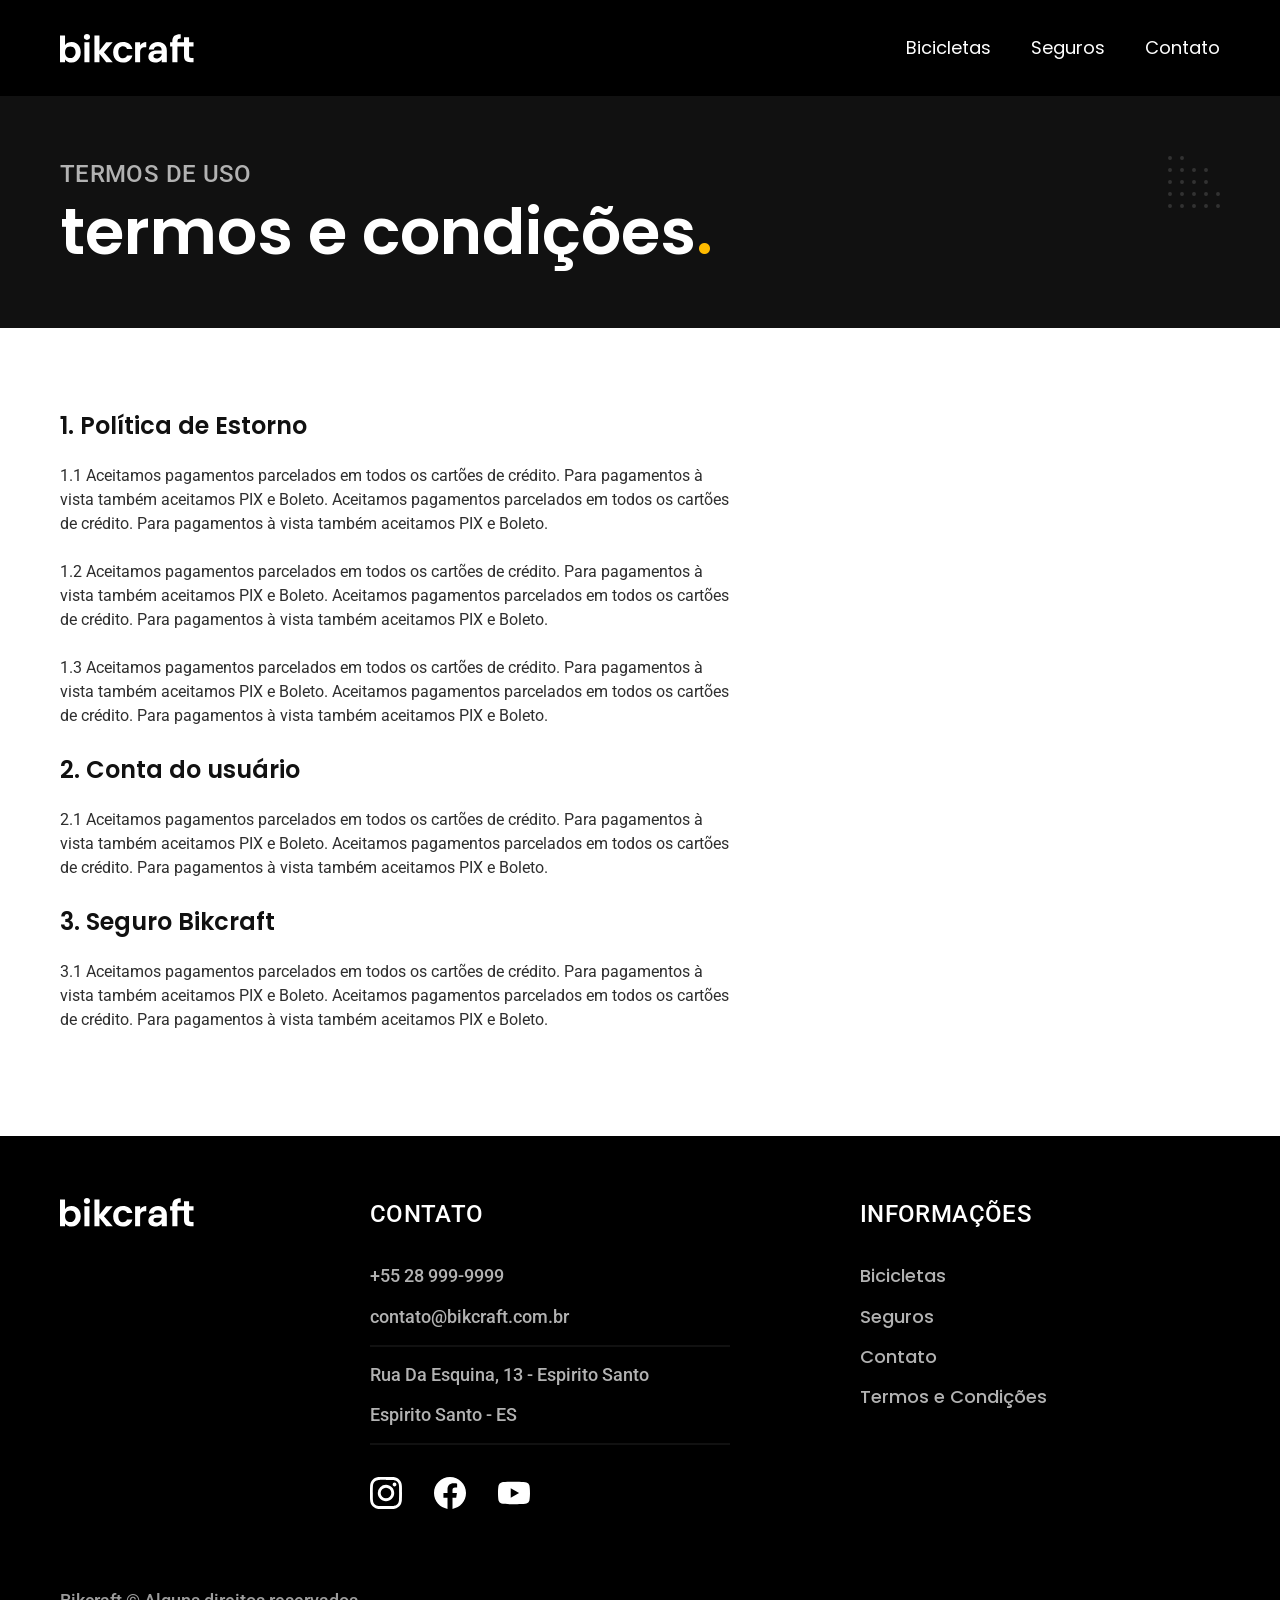
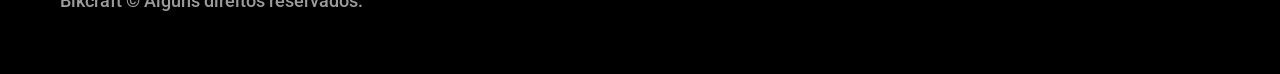
<file: termos.html>
<!DOCTYPE html>
<html lang="pt-br">

<head>
  <meta charset="UTF-8">
  <meta name="description" content="Termos e condições">
  <meta name="viewport" content="width=device-width, initial-scale=1.0">
  <title>Termos e Condições | Bikcraft </title>
  <link rel="shortcut icon" href="./favicon.svg" type="image/x-icon">
  <link rel="preload" href="./css/style.min.css" as="style">
  <link rel="stylesheet" href="./css/style.min.css">

  <link rel="preconnect" href="https://fonts.googleapis.com">
  <link rel="preconnect" href="https://fonts.gstatic.com" crossorigin>
  <link href="https://fonts.googleapis.com/css2?family=Merriweather:ital,opsz,wght@1,18..144,300..900&family=Poppins&family=Roboto:wght@100..900&display=swap" rel="stylesheet">
  <script>document.documentElement.classList.add("js")</script>
</head>

<body id="termos">
  <header class="header-bg">
    <div class="header container">
      <a href="./">
        <img src="./img/bikcraft.svg" alt="Bikcraft">
      </a>

      <nav>
        <ul class="header-menu font-1-m cor-0">
          <li><a href="./bicicletas.html">Bicicletas</a></li>
          <li><a href="./seguros.html">Seguros</a></li>
          <li><a href="./contato.html">Contato</a></li>
        </ul>
      </nav>
    </div>
  </header>

  <main>
    <div class="titulo-bg">
      <div class="titulo container">
        <p class="font-2-l-b cor-5">Termos de uso</p>
        <h1 class="font-1-xxl cor-0">termos e condições<span class="cor-p1">.</span> </h1>
      </div>
    </div>

    <div class="termos font-2-s cor-10 container">
      <h2 class="font-1-l cor-11">1. Política de Estorno</h2>
      <p>1.1 Aceitamos pagamentos parcelados em todos os cartões de crédito. Para pagamentos à vista também aceitamos PIX e Boleto.
        Aceitamos pagamentos parcelados em todos os cartões de crédito.
        Para pagamentos à vista também aceitamos PIX e Boleto.</p>
      <p>1.2 Aceitamos pagamentos parcelados em todos os cartões de crédito. Para pagamentos à vista também aceitamos PIX e Boleto.
        Aceitamos pagamentos parcelados em todos os cartões de crédito.
        Para pagamentos à vista também aceitamos PIX e Boleto.</p>
      <p>1.3 Aceitamos pagamentos parcelados em todos os cartões de crédito. Para pagamentos à vista também aceitamos PIX e Boleto.
        Aceitamos pagamentos parcelados em todos os cartões de crédito.
        Para pagamentos à vista também aceitamos PIX e Boleto.</p>
      <h2 class="font-1-l cor-11">2. Conta do usuário</h2>
      <p>2.1 Aceitamos pagamentos parcelados em todos os cartões de crédito. Para pagamentos à vista também aceitamos PIX e Boleto.
        Aceitamos pagamentos parcelados em todos os cartões de crédito.
        Para pagamentos à vista também aceitamos PIX e Boleto.</p>
      <h2 class="font-1-l cor-11">3. Seguro Bikcraft</h2>
      <p>3.1 Aceitamos pagamentos parcelados em todos os cartões de crédito. Para pagamentos à vista também aceitamos PIX e Boleto.
        Aceitamos pagamentos parcelados em todos os cartões de crédito.
        Para pagamentos à vista também aceitamos PIX e Boleto.</p>


    </div>
    </p>
    </div>
  </main>

  <footer class="footer-bg">
    <div class="footer container">
      <img src="./img/bikcraft.svg" alt="">
      <div class="footer-contato">
        <h3 class="font-2-l-b cor-0">Contato</h3>
        <ul class="font-2-m cor-5">
          <li><a href="tel:+5528999999">+55 28 999-9999</a></li>
          <li><a href="mailto:contato@bikcraft.com.br">contato@bikcraft.com.br</a></li>
          <li>Rua Da Esquina, 13 - Espirito Santo</li>
          <li>Espirito Santo - ES</li>
        </ul>
        <div class="footer-redes">
          <a href="./">
            <img src="./img/redes/instagram.svg" alt="instagram">
          </a>
          <a href="./">
            <img src="./img/redes/facebook.svg" alt="facebook">
          </a>
          <a href="./">
            <img src="./img/redes/youtube.svg" alt="youtube">
          </a>

        </div>

      </div>
      <div class="footer-informacoes">
        <h3 class="font-2-l-b cor-0">Informações</h3>
        <nav>
          <ul class="font-1-m cor-5">
            <li><a href="./bicicletas.html">Bicicletas</a></li>
            <li><a href="./seguros.html">Seguros</a></li>
            <li><a href="./contato.html">Contato</a></li>
            <li><a href="./termos.html">Termos e Condições</a></li>
          </ul>
        </nav>
      </div>
      <p class="footer-copy font-2-m cor-6">Bikcraft © Alguns direitos reservados.</p>
    </div>
  </footer>
  <script src="./js/script.js"></script>
</body>

</html>
</file>
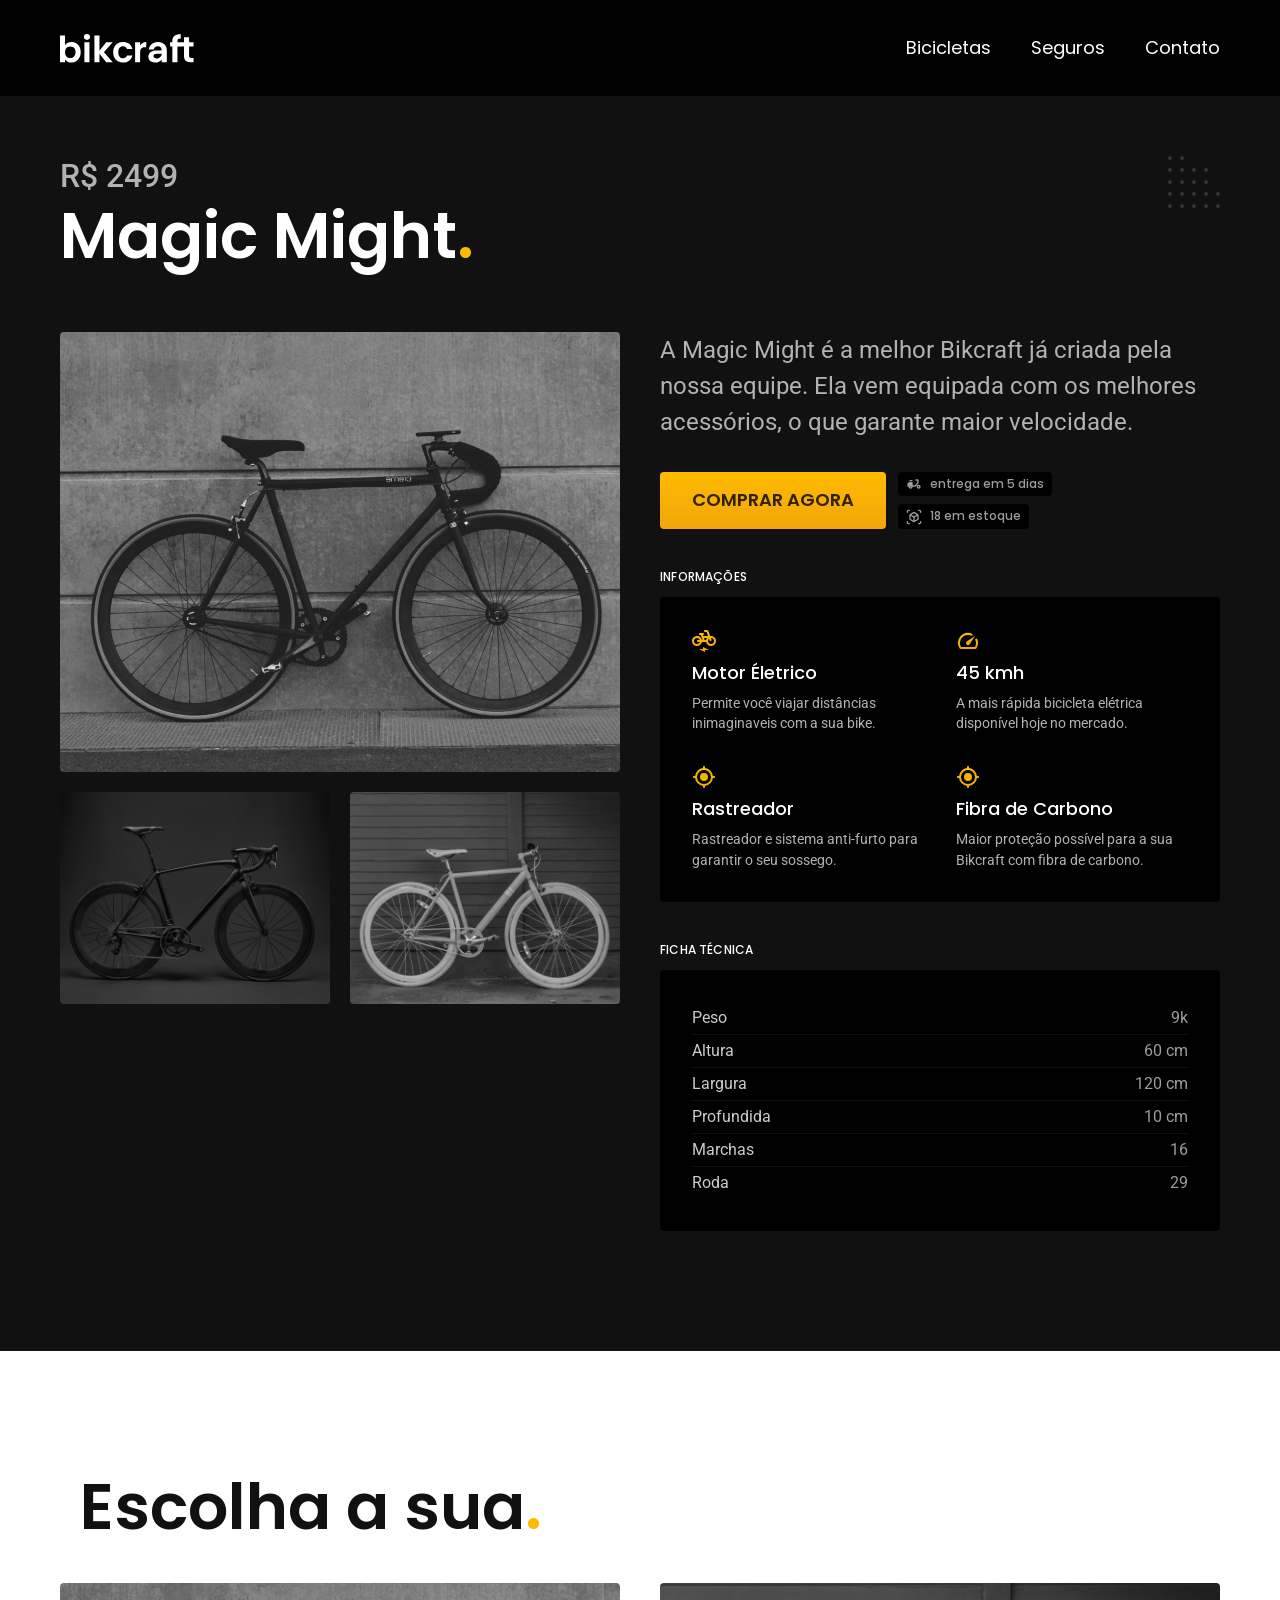
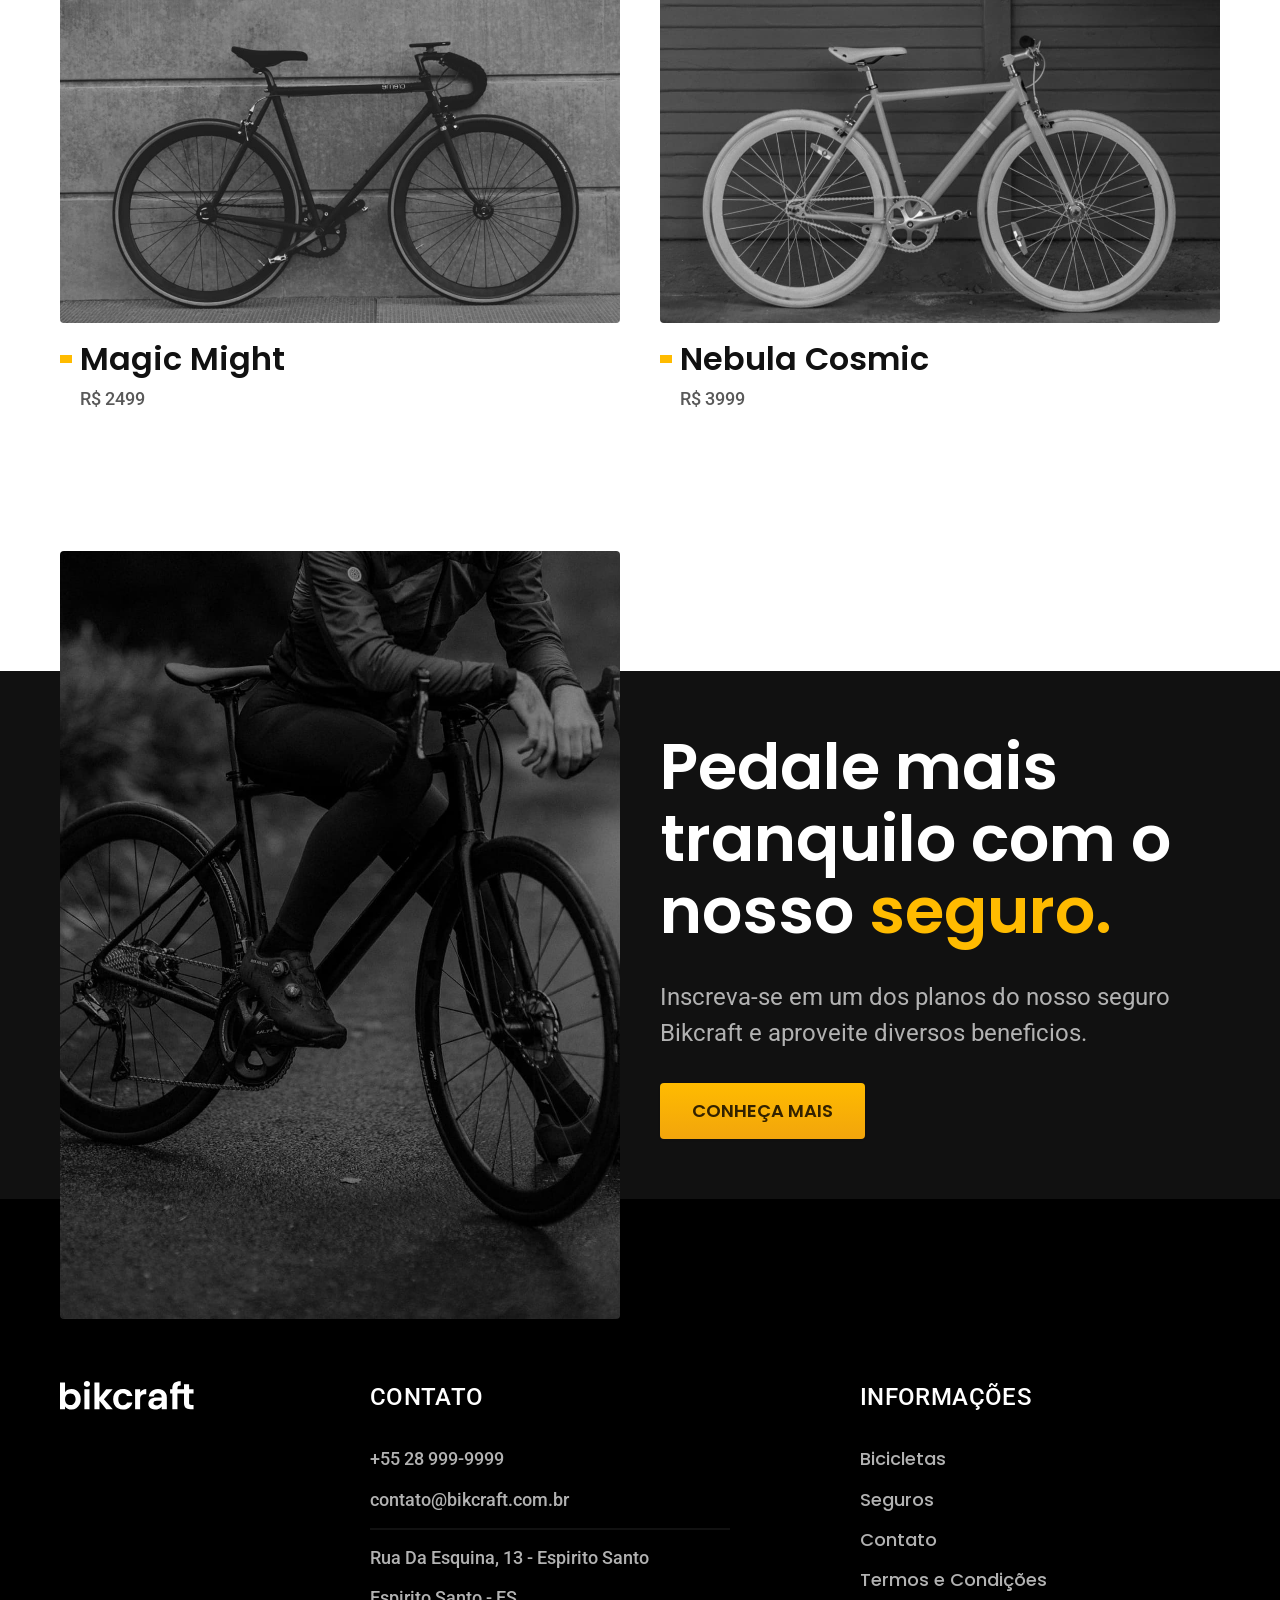
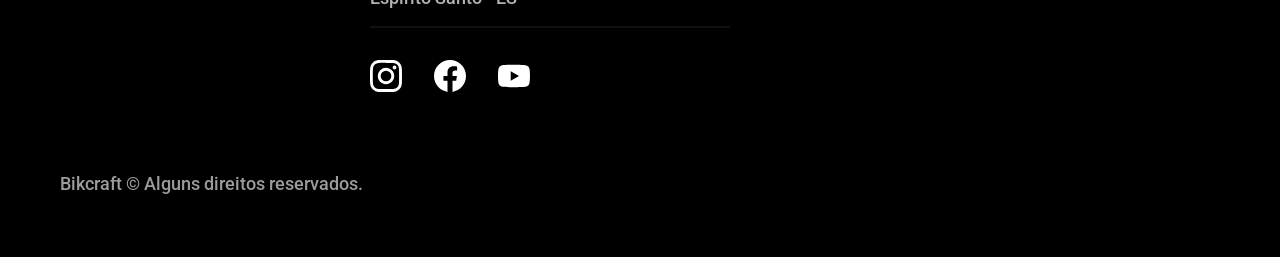
<file: bicicletas/magic.html>
<!DOCTYPE html>
<html lang="pt-br">

<head>
  <meta charset="UTF-8">
  <meta name="description" content="Termos e condições">
  <meta name="viewport" content="width=device-width, initial-scale=1.0">
  <title>Magic | Bikcraft </title>

  <link rel="stylesheet" href="../css/style.min.css">
  <link rel="shortcut icon" href="../favicon.svg" type="image/x-icon">

  <link rel="preconnect" href="https://fonts.googleapis.com">
  <link rel="preconnect" href="https://fonts.gstatic.com" crossorigin>
  <link href="https://fonts.googleapis.com/css2?family=Merriweather:ital,opsz,wght@1,18..144,300..900&family=Poppins&family=Roboto:wght@100..900&display=swap" rel="stylesheet">
  <script>document.documentElement.classList.add("js")</script>
</head>

<body id="bicicleta">
  <header class="header-bg">
    <div class="header container">
      <a href="../">
        <img src="../img/bikcraft.svg" alt="Bikcraft">
      </a>

      <nav>
        <ul class="header-menu font-1-m cor-0">
          <li><a href="../bicicletas.html">Bicicletas</a></li>
          <li><a href="../seguros.html">Seguros</a></li>
          <li><a href="../contato.html">Contato</a></li>
        </ul>
      </nav>
    </div>
  </header>

  <main class="titulo-bg">
    <div>
      <div class="titulo container">
        <p class="font-2-xl cor-5">R$ 2499</p>
        <h1 class="font-1-xxl cor-0">Magic Might<span class="cor-p1">.</span> </h1>
      </div>
    </div>
    <div class="bicicleta container">
      <div class="bicicleta-imagens">
        <img src="../img/bicicleta/nimbus2.jpg" alt="">
        <img src="../img/bicicleta/nimbus1.jpg" alt="">
        <img src="../img/bicicleta/nimbus3.jpg" alt="">
      </div>
      <div class="bicicleta-conteudo">
        <p class="font-2-l cor-5">A Magic Might é a melhor Bikcraft já criada pela nossa equipe. Ela vem equipada com os melhores acessórios, o que garante maior velocidade.</p>
        <div class="bicicleta-comprar">
          <a class="botao" href="../orcamento.html?tipo=bikcraft&produto=magic">Comprar Agora</a>
          <span class="font-1-xs cor-6"><img src="../img/icones/entrega.svg" alt="">entrega em 5 dias</span>
          <span class="font-1-xs cor-6"><img src="../img/icones/estoque.svg" alt="">18 em estoque</span>
        </div>
        <h2 class="font-1-xs cor-0">Informações</h2>
        <ul class="bicicleta-informacoes">
          <li>
            <img src="../img/icones/eletrica.svg" alt="">
            <h3 class="font-1-m cor-0">Motor Életrico</h3>
            <p class="font-2-xs cor-5">Permite você viajar distâncias inimaginaveis com a sua bike.</p>
          </li>
          <li>
            <img src="../img/icones/velocidade.svg" alt="">
            <h3 class="font-1-m cor-0">45 kmh</h3>
            <p class="font-2-xs cor-5">A mais rápida bicicleta elétrica disponível hoje no mercado.</p>
          </li>
          <li>
            <img src="../img/icones/rastreador.svg" alt="">
            <h3 class="font-1-m cor-0">Rastreador</h3>
            <p class="font-2-xs cor-5">Rastreador e sistema anti-furto para garantir o seu sossego.</p>
          </li>
          <li>
            <img src="../img/icones/rastreador.svg" alt="">
            <h3 class="font-1-m cor-0">Fibra de Carbono</h3>
            <p class="font-2-xs cor-5">Maior proteção possível para a sua Bikcraft com fibra de carbono.</p>
          </li>
        </ul>
        <h2 class="font-1-xs cor-0">Ficha Técnica</h2>
        <ul class="bicicleta-ficha font-2-s cor-4">
          <li>Peso <span>9k</span></li>
          <li>Altura <span>60 cm</span></li>
          <li>Largura <span>120 cm</span></li>
          <li>Profundida <span>10 cm</span></li>
          <li>Marchas <span>16</span></li>
          <li>Roda <span>29</span></li>
        </ul>
      </div>
    </div>
  </main>

  <article class="bicicletas-lista container">
    <h2 class="container font-1-xxl">Escolha a sua<span class="cor-p1">.</span></h2>
    <ul>
      <li>
        <a href="./magic.html">
          <img src="../img/bicicletas/magic.jpg" alt="Bicicleta preta">
          <h3 class="font-1-xl">Magic Might</h3>
          <span class="font-2-m cor-8">R$ 2499</span>
        </a>
      </li>
      <li>
        <a href="./nebula.html">
          <img src="../img/bicicletas/nebula.jpg" alt="Bicicleta preta">
          <h3 class="font-1-xl">Nebula Cosmic</h3>
          <span class="font-2-m cor-8">R$ 3999</span>
        </a>
      </li>
    </ul>
  </article>

  <article class="seguro-bg">
    <div class="seguro container">
      <div class="seguro-imagem">
        <img src="../img/fotos/seguros.jpg" alt="Pessoa parada em cima de uma bicicleta.">
      </div>
      <div class="seguro-conteudo">
        <h2 class="font-1-xxl cor-0">Pedale mais tranquilo com o nosso <span class="cor-p1">seguro.</span></h2>
        <p class="font-2-l cor-5">Inscreva-se em um dos planos do nosso seguro Bikcraft e aproveite diversos beneficios.</p>
        <a class="botao" href="../seguros.html">Conheça mais</a>
      </div>
    </div>

  </article>

  <footer class="footer-bg">
    <div class="footer container">
      <img src="../img/bikcraft.svg" alt="">
      <div class="footer-contato">
        <h3 class="font-2-l-b cor-0">Contato</h3>
        <ul class="font-2-m cor-5">
          <li><a href="tel:+5528999999">+55 28 999-9999</a></li>
          <li><a href="mailto:contato@bikcraft.com.br">contato@bikcraft.com.br</a></li>
          <li>Rua Da Esquina, 13 - Espirito Santo</li>
          <li>Espirito Santo - ES</li>
        </ul>
        <div class="footer-redes">
          <a href="../">
            <img src="../img/redes/instagram.svg" alt="instagram">
          </a>
          <a href="../">
            <img src="../img/redes/facebook.svg" alt="facebook">
          </a>
          <a href="../">
            <img src="../img/redes/youtube.svg" alt="youtube">
          </a>

        </div>

      </div>
      <div class="footer-informacoes">
        <h3 class="font-2-l-b cor-0">Informações</h3>
        <nav>
          <ul class="font-1-m cor-5">
            <li><a href="../bicicletas.html">Bicicletas</a></li>
            <li><a href="../seguros.html">Seguros</a></li>
            <li><a href="../contato.html">Contato</a></li>
            <li><a href="../termos.html">Termos e Condições</a></li>
          </ul>
        </nav>
      </div>
      <p class="footer-copy font-2-m cor-6">Bikcraft © Alguns direitos reservados.</p>
    </div>
  </footer>
  <script src="../js/script.js"></script>
</body>

</html>
</file>
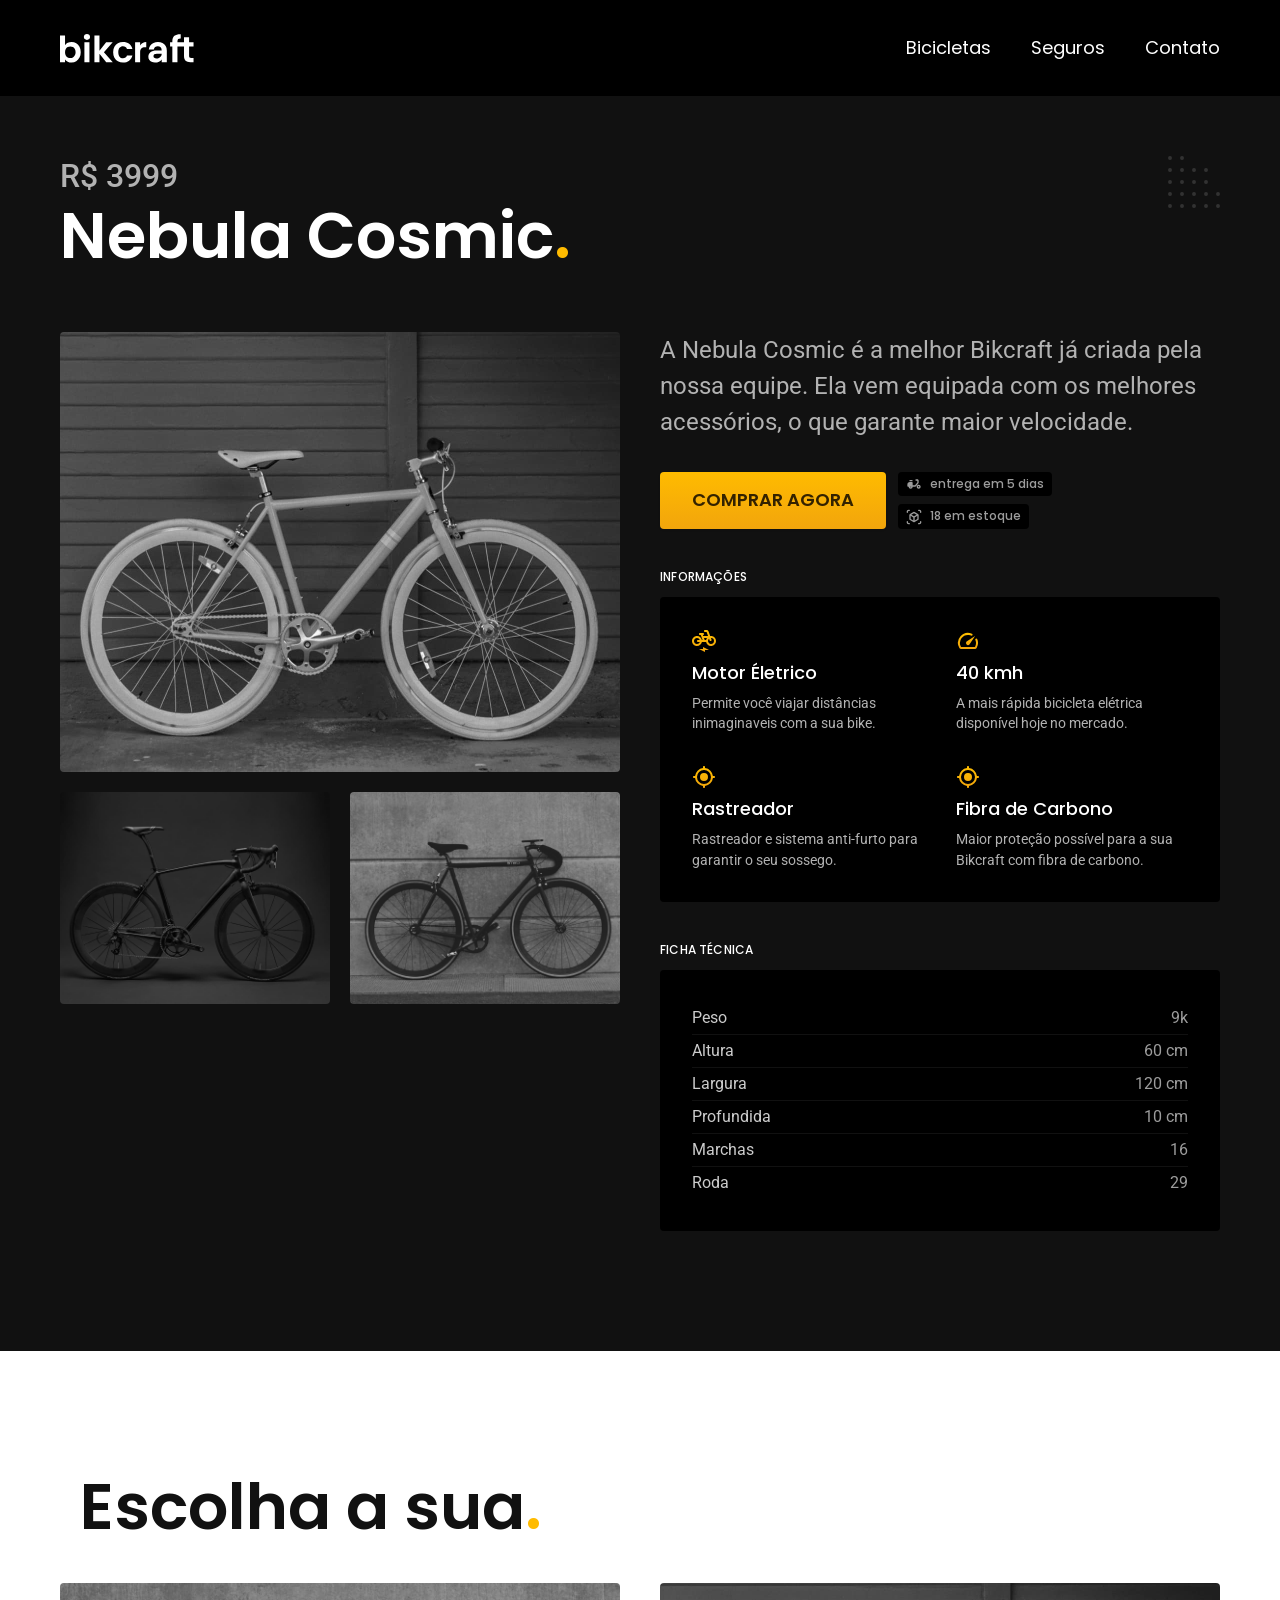
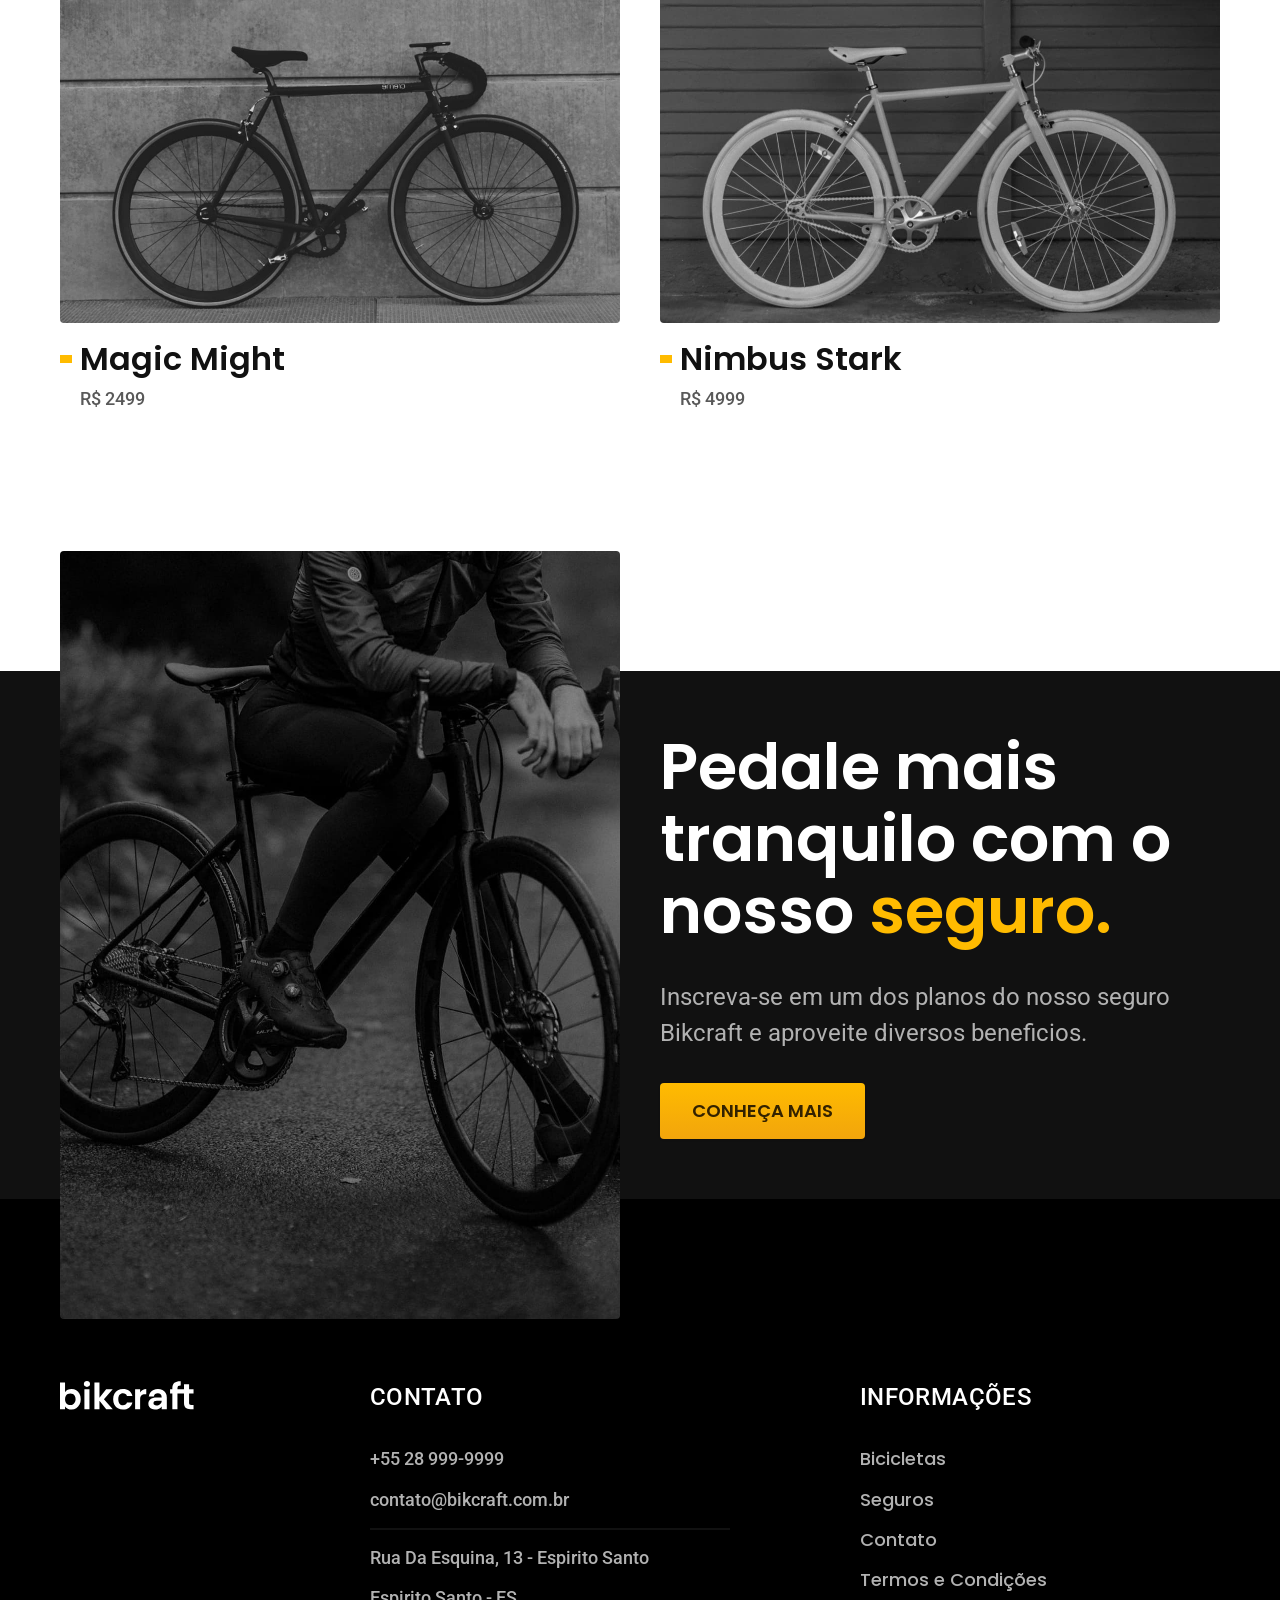
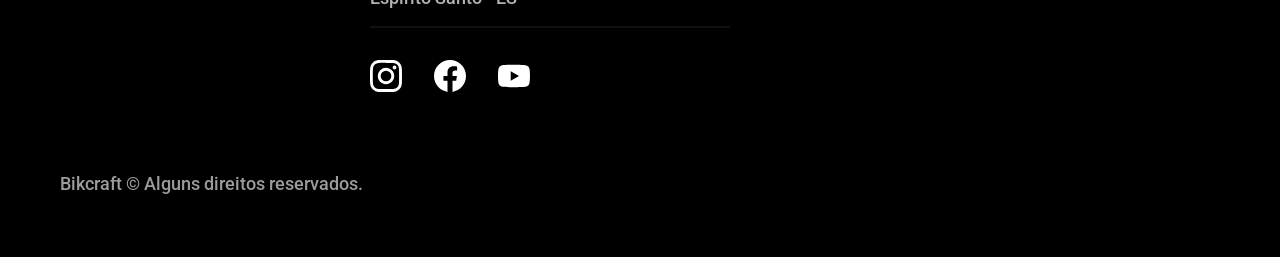
<file: bicicletas/nebula.html>
<!DOCTYPE html>
<html lang="pt-br">

<head>
  <meta charset="UTF-8">
  <meta name="description" content="Termos e condições">
  <meta name="viewport" content="width=device-width, initial-scale=1.0">
  <title>Nebula | Bikcraft </title>

  <link rel="stylesheet" href="../css/style.min.css">
  <link rel="shortcut icon" href="../favicon.svg" type="image/x-icon">

  <link rel="preconnect" href="https://fonts.googleapis.com">
  <link rel="preconnect" href="https://fonts.gstatic.com" crossorigin>
  <link href="https://fonts.googleapis.com/css2?family=Merriweather:ital,opsz,wght@1,18..144,300..900&family=Poppins&family=Roboto:wght@100..900&display=swap" rel="stylesheet">
  <script>document.documentElement.classList.add("js")</script>
</head>

<body id="bicicleta">
  <header class="header-bg">
    <div class="header container">
      <a href="../">
        <img src="../img/bikcraft.svg" alt="Bikcraft">
      </a>

      <nav>
        <ul class="header-menu font-1-m cor-0">
          <li><a href="../bicicletas.html">Bicicletas</a></li>
          <li><a href="../seguros.html">Seguros</a></li>
          <li><a href="../contato.html">Contato</a></li>
        </ul>
      </nav>
    </div>
  </header>

  <main class="titulo-bg">
    <div>
      <div class="titulo container">
        <p class="font-2-xl cor-5">R$ 3999</p>
        <h1 class="font-1-xxl cor-0">Nebula Cosmic<span class="cor-p1">.</span> </h1>
      </div>
    </div>
    <div class="bicicleta container">
      <div class="bicicleta-imagens">
        <img src="../img/bicicleta/nimbus3.jpg" alt="">
        <img src="../img/bicicleta/nimbus1.jpg" alt="">
        <img src="../img/bicicleta/nimbus2.jpg" alt="">
      </div>
      <div class="bicicleta-conteudo">
        <p class="font-2-l cor-5">A Nebula Cosmic é a melhor Bikcraft já criada pela nossa equipe. Ela vem equipada com os melhores acessórios, o que garante maior velocidade.</p>
        <div class="bicicleta-comprar">
          <a class="botao" href="../orcamento.html?tipo=bikcraft&produto=nebula">Comprar Agora</a>
          <span class="font-1-xs cor-6"><img src="../img/icones/entrega.svg" alt="">entrega em 5 dias</span>
          <span class="font-1-xs cor-6"><img src="../img/icones/estoque.svg" alt="">18 em estoque</span>
        </div>
        <h2 class="font-1-xs cor-0">Informações</h2>
        <ul class="bicicleta-informacoes">
          <li>
            <img src="../img/icones/eletrica.svg" alt="">
            <h3 class="font-1-m cor-0">Motor Életrico</h3>
            <p class="font-2-xs cor-5">Permite você viajar distâncias inimaginaveis com a sua bike.</p>
          </li>
          <li>
            <img src="../img/icones/velocidade.svg" alt="">
            <h3 class="font-1-m cor-0">40 kmh</h3>
            <p class="font-2-xs cor-5">A mais rápida bicicleta elétrica disponível hoje no mercado.</p>
          </li>
          <li>
            <img src="../img/icones/rastreador.svg" alt="">
            <h3 class="font-1-m cor-0">Rastreador</h3>
            <p class="font-2-xs cor-5">Rastreador e sistema anti-furto para garantir o seu sossego.</p>
          </li>
          <li>
            <img src="../img/icones/rastreador.svg" alt="">
            <h3 class="font-1-m cor-0">Fibra de Carbono</h3>
            <p class="font-2-xs cor-5">Maior proteção possível para a sua Bikcraft com fibra de carbono.</p>
          </li>
        </ul>
        <h2 class="font-1-xs cor-0">Ficha Técnica</h2>
        <ul class="bicicleta-ficha font-2-s cor-4">
          <li>Peso <span>9k</span></li>
          <li>Altura <span>60 cm</span></li>
          <li>Largura <span>120 cm</span></li>
          <li>Profundida <span>10 cm</span></li>
          <li>Marchas <span>16</span></li>
          <li>Roda <span>29</span></li>
        </ul>
      </div>
    </div>
  </main>

  <article class="bicicletas-lista container">
    <h2 class="container font-1-xxl">Escolha a sua<span class="cor-p1">.</span></h2>
    <ul>
      <li>
        <a href="./magic.html">
          <img src="../img/bicicletas/magic.jpg" alt="Bicicleta preta">
          <h3 class="font-1-xl">Magic Might</h3>
          <span class="font-2-m cor-8">R$ 2499</span>
        </a>
      </li>
      <li>
        <a href="./nebula.html">
          <img src="../img/bicicletas/nebula.jpg" alt="Bicicleta preta">
          <h3 class="font-1-xl">Nimbus Stark</h3>
          <span class="font-2-m cor-8">R$ 4999</span>
        </a>
      </li>
    </ul>
  </article>

  <article class="seguro-bg">
    <div class="seguro container">
      <div class="seguro-imagem">
        <img src="../img/fotos/seguros.jpg" alt="Pessoa parada em cima de uma bicicleta.">
      </div>
      <div class="seguro-conteudo">
        <h2 class="font-1-xxl cor-0">Pedale mais tranquilo com o nosso <span class="cor-p1">seguro.</span></h2>
        <p class="font-2-l cor-5">Inscreva-se em um dos planos do nosso seguro Bikcraft e aproveite diversos beneficios.</p>
        <a class="botao" href="../seguros.html">Conheça mais</a>
      </div>
    </div>

  </article>

  <footer class="footer-bg">
    <div class="footer container">
      <img src="../img/bikcraft.svg" alt="">
      <div class="footer-contato">
        <h3 class="font-2-l-b cor-0">Contato</h3>
        <ul class="font-2-m cor-5">
          <li><a href="tel:+5528999999">+55 28 999-9999</a></li>
          <li><a href="mailto:contato@bikcraft.com.br">contato@bikcraft.com.br</a></li>
          <li>Rua Da Esquina, 13 - Espirito Santo</li>
          <li>Espirito Santo - ES</li>
        </ul>
        <div class="footer-redes">
          <a href="../">
            <img src="../img/redes/instagram.svg" alt="instagram">
          </a>
          <a href="../">
            <img src="../img/redes/facebook.svg" alt="facebook">
          </a>
          <a href="../">
            <img src="../img/redes/youtube.svg" alt="youtube">
          </a>

        </div>

      </div>
      <div class="footer-informacoes">
        <h3 class="font-2-l-b cor-0">Informações</h3>
        <nav>
          <ul class="font-1-m cor-5">
            <li><a href="../bicicletas.html">Bicicletas</a></li>
            <li><a href="../seguros.html">Seguros</a></li>
            <li><a href="../contato.html">Contato</a></li>
            <li><a href="../termos.html">Termos e Condições</a></li>
          </ul>
        </nav>
      </div>
      <p class="footer-copy font-2-m cor-6">Bikcraft © Alguns direitos reservados.</p>
    </div>
  </footer>
  <script src="../js/script.js"></script>
</body>

</html>
</file>
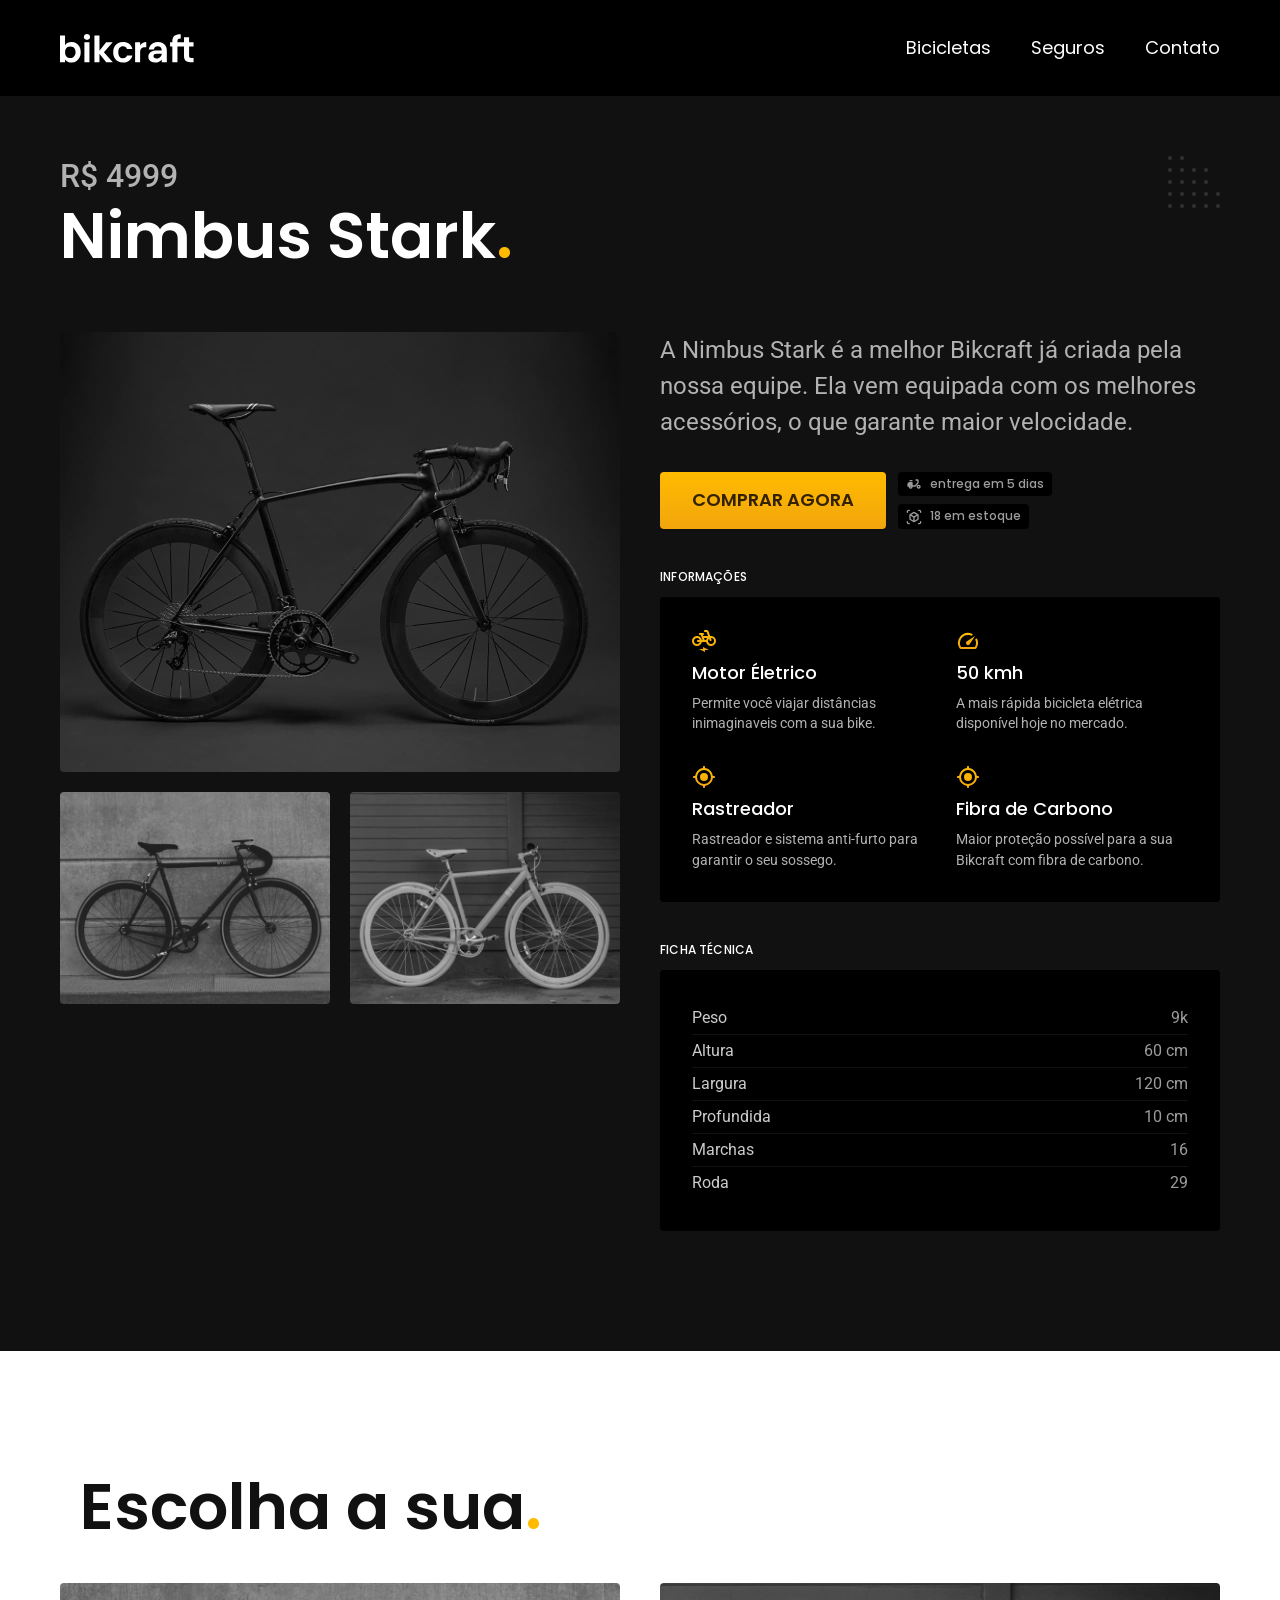
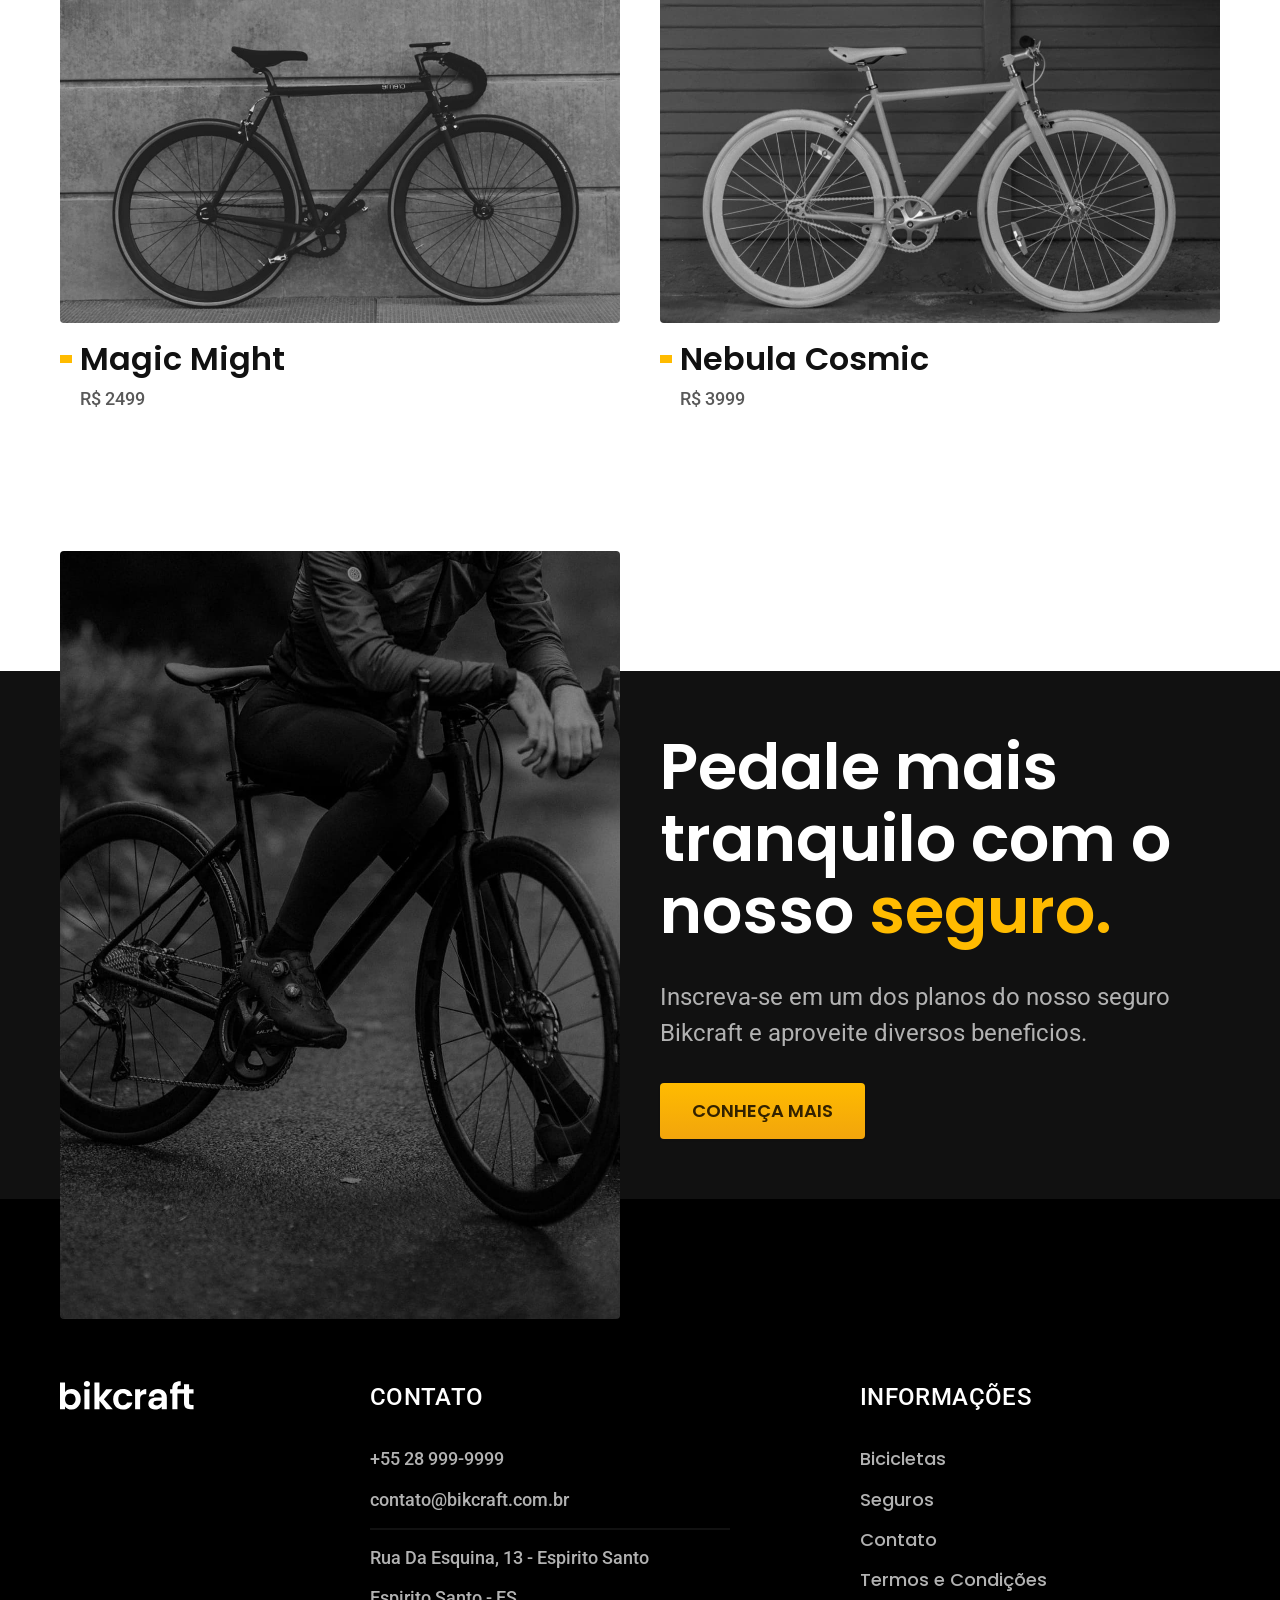
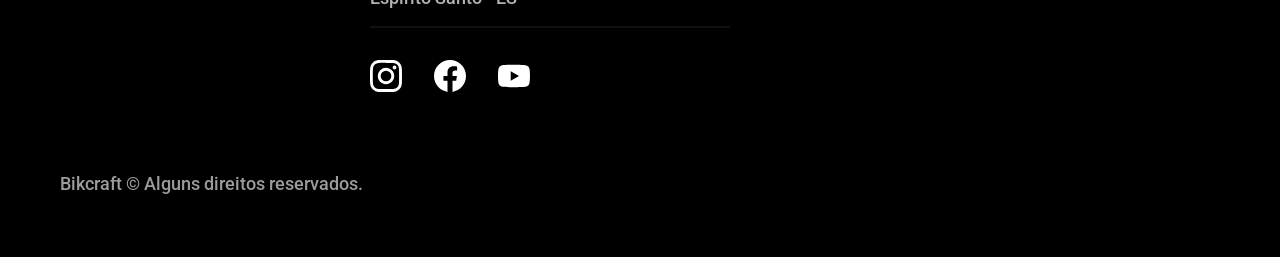
<file: bicicletas/nimbus.html>
<!DOCTYPE html>
<html lang="pt-br">

<head>
  <meta charset="UTF-8">
  <meta name="description" content="Termos e condições">
  <meta name="viewport" content="width=device-width, initial-scale=1.0">
  <title>Nimbus | Bikcraft </title>

  <link rel="stylesheet" href="../css/style.min.css">
  <link rel="shortcut icon" href="../favicon.svg" type="image/x-icon">

  <link rel="preconnect" href="https://fonts.googleapis.com">
  <link rel="preconnect" href="https://fonts.gstatic.com" crossorigin>
  <link href="https://fonts.googleapis.com/css2?family=Merriweather:ital,opsz,wght@1,18..144,300..900&family=Poppins&family=Roboto:wght@100..900&display=swap" rel="stylesheet">
  <script>document.documentElement.classList.add("js")</script>
</head>

<body id="bicicleta">
  <header class="header-bg">
    <div class="header container">
      <a href="../">
        <img src="../img/bikcraft.svg" alt="Bikcraft">
      </a>

      <nav>
        <ul class="header-menu font-1-m cor-0">
          <li><a href="../bicicletas.html">Bicicletas</a></li>
          <li><a href="../seguros.html">Seguros</a></li>
          <li><a href="../contato.html">Contato</a></li>
        </ul>
      </nav>
    </div>
  </header>

  <main class="titulo-bg">
    <div>
      <div class="titulo container">
        <p class="font-2-xl cor-5">R$ 4999</p>
        <h1 class="font-1-xxl cor-0">Nimbus Stark<span class="cor-p1">.</span> </h1>
      </div>
    </div>
    <div class="bicicleta container">
      <div class="bicicleta-imagens">
        <img src="../img/bicicleta/nimbus1.jpg" alt="">
        <img src="../img/bicicleta/nimbus2.jpg" alt="">
        <img src="../img/bicicleta/nimbus3.jpg" alt="">
      </div>
      <div class="bicicleta-conteudo">
        <p class="font-2-l cor-5">A Nimbus Stark é a melhor Bikcraft já criada pela nossa equipe. Ela vem equipada com os melhores acessórios, o que garante maior velocidade.</p>
        <div class="bicicleta-comprar">
          <a class="botao" href="../orcamento.html?tipo=bikcraft&produto=nimbus">Comprar Agora</a>
          <span class="font-1-xs cor-6"><img src="../img/icones/entrega.svg" alt="">entrega em 5 dias</span>
          <span class="font-1-xs cor-6"><img src="../img/icones/estoque.svg" alt="">18 em estoque</span>
        </div>
        <h2 class="font-1-xs cor-0">Informações</h2>
        <ul class="bicicleta-informacoes">
          <li>
            <img src="../img/icones/eletrica.svg" alt="">
            <h3 class="font-1-m cor-0">Motor Életrico</h3>
            <p class="font-2-xs cor-5">Permite você viajar distâncias inimaginaveis com a sua bike.</p>
          </li>
          <li>
            <img src="../img/icones/velocidade.svg" alt="">
            <h3 class="font-1-m cor-0">50 kmh</h3>
            <p class="font-2-xs cor-5">A mais rápida bicicleta elétrica disponível hoje no mercado.</p>
          </li>
          <li>
            <img src="../img/icones/rastreador.svg" alt="">
            <h3 class="font-1-m cor-0">Rastreador</h3>
            <p class="font-2-xs cor-5">Rastreador e sistema anti-furto para garantir o seu sossego.</p>
          </li>
          <li>
            <img src="../img/icones/rastreador.svg" alt="">
            <h3 class="font-1-m cor-0">Fibra de Carbono</h3>
            <p class="font-2-xs cor-5">Maior proteção possível para a sua Bikcraft com fibra de carbono.</p>
          </li>
        </ul>
        <h2 class="font-1-xs cor-0">Ficha Técnica</h2>
        <ul class="bicicleta-ficha font-2-s cor-4">
          <li>Peso <span>9k</span></li>
          <li>Altura <span>60 cm</span></li>
          <li>Largura <span>120 cm</span></li>
          <li>Profundida <span>10 cm</span></li>
          <li>Marchas <span>16</span></li>
          <li>Roda <span>29</span></li>
        </ul>
      </div>
    </div>
  </main>

  <article class="bicicletas-lista container">
    <h2 class="container font-1-xxl">Escolha a sua<span class="cor-p1">.</span></h2>
    <ul>
      <li>
        <a href="./magic.html">
          <img src="../img/bicicletas/magic.jpg" alt="Bicicleta preta">
          <h3 class="font-1-xl">Magic Might</h3>
          <span class="font-2-m cor-8">R$ 2499</span>
        </a>
      </li>
      <li>
        <a href="./nebula.html">
          <img src="../img/bicicletas/nebula.jpg" alt="Bicicleta preta">
          <h3 class="font-1-xl">Nebula Cosmic</h3>
          <span class="font-2-m cor-8">R$ 3999</span>
        </a>
      </li>
    </ul>
  </article>

  <article class="seguro-bg">
    <div class="seguro container">
      <div class="seguro-imagem">
        <img src="../img/fotos/seguros.jpg" alt="Pessoa parada em cima de uma bicicleta.">
      </div>
      <div class="seguro-conteudo">
        <h2 class="font-1-xxl cor-0">Pedale mais tranquilo com o nosso <span class="cor-p1">seguro.</span></h2>
        <p class="font-2-l cor-5">Inscreva-se em um dos planos do nosso seguro Bikcraft e aproveite diversos beneficios.</p>
        <a class="botao" href="../seguros.html">Conheça mais</a>
      </div>
    </div>

  </article>

  <footer class="footer-bg">
    <div class="footer container">
      <img src="../img/bikcraft.svg" alt="">
      <div class="footer-contato">
        <h3 class="font-2-l-b cor-0">Contato</h3>
        <ul class="font-2-m cor-5">
          <li><a href="tel:+5528999999">+55 28 999-9999</a></li>
          <li><a href="mailto:contato@bikcraft.com.br">contato@bikcraft.com.br</a></li>
          <li>Rua Da Esquina, 13 - Espirito Santo</li>
          <li>Espirito Santo - ES</li>
        </ul>
        <div class="footer-redes">
          <a href="../">
            <img src="../img/redes/instagram.svg" alt="instagram">
          </a>
          <a href="../">
            <img src="../img/redes/facebook.svg" alt="facebook">
          </a>
          <a href="../">
            <img src="../img/redes/youtube.svg" alt="youtube">
          </a>

        </div>

      </div>
      <div class="footer-informacoes">
        <h3 class="font-2-l-b cor-0">Informações</h3>
        <nav>
          <ul class="font-1-m cor-5">
            <li><a href="../bicicletas.html">Bicicletas</a></li>
            <li><a href="../seguros.html">Seguros</a></li>
            <li><a href="../contato.html">Contato</a></li>
            <li><a href="../termos.html">Termos e Condições</a></li>
          </ul>
        </nav>
      </div>
      <p class="footer-copy font-2-m cor-6">Bikcraft © Alguns direitos reservados.</p>
    </div>
  </footer>
  <script src="../js/script.js"></script>
</body>

</html>
</file>
<file: css/style.min.css>
.header-bg{background-color:var(--cor-12)}.header{display:flex;flex-wrap:wrap;gap:20px;justify-content:space-between;align-items:center;padding-top:20px;padding-bottom:20px}.header-menu{display:flex;flex-wrap:wrap;gap:40px}.header-menu a{display:inline-block;padding:16px 0;font-size:18px;position:relative;font-family:Poppins;font-weight:400}.header-menu a:after{content:"";display:block;height:2px;width:0;background:var(--cor-0);margin-top:4px;transition:.3s;position:absolute}.header-menu a.ativo::after,.header-menu a:hover::after{width:100%}@media(max-width:800px){.header-menu{gap:20px}.header-menu a{background:var(--cor-11);padding:12px 16px;border-radius:3px}.header-menu a:hover{background:var(--cor-10)}.header a::after{display:none}}@media(max-width:600px){.header-menu{gap:12px}.header-menu a{padding:8px 12px;font-size:14px}}.footer-bg{background-color:var(--cor-12)}.footer{display:grid;grid-template-columns:3fr 5fr 4fr;gap:40px;padding-top:60px;padding-bottom:60px}.footer h3{margin-bottom:32px}.footer-contato ul{margin-bottom:32px}.footer-contato li:nth-child(2n):after{content:"";display:block;max-width:360px;height:2px;background:var(--cor-11);margin-top:16px}.footer li{margin-bottom:16px}.footer-redes{display:flex;gap:32px}.footer a:hover{color:var(--cor-0)}.footer-copy{grid-column:1/-1;margin-top:40px}@media (max-width:800px){.footer>img{display:none}.footer{grid-template-columns:1fr 1fr}}@media (max-width:600px){.footer{grid-template-columns:1fr}.footer-copy{margin-top:0}}body{margin:0;font-family:Arial,Helvetica,sans-serif;color:#111}blockquote,dd,h1,h2,h3,h4,p,ul{margin:0}ul{margin:0;padding:0;list-style:none}a{text-decoration:none;color:inherit}img{max-width:100%;display:block}img[src$=".jpg"]{border-radius:4px}.font-1-xs{font:500 0.75rem/1.35 Poppins,sans-serif}.font-2-xs{font:400 0.875rem/1.43 Roboto,sans-serif}.font-1-s{font:500 1rem/1.5 Poppins,sans-serif}.font-2-s{font:400 1rem/1.5 Roboto,sans-serif}.font-1-m,.font-1-m-b{font:500 1.125rem/1.35 Poppins,sans-serif}.font-1-m-b{font-weight:600}.font-2-m{font:500 1.125rem/1.35 Roboto,sans-serif}.font-1-l{font:500 1.5rem/1.5 Poppins,sans-serif}.font-2-l,.font-2-l-b{font:400 1.5rem/1.5 Roboto,sans-serif}.font-2-l-b{font-weight:500;letter-spacing:.015em;text-transform:uppercase}.font-1-xl{font:600 2rem/1.25 Poppins,sans-serif}.font-2-xl{font:500 2rem/1.25 Roboto,sans-serif}.font-1-xxl{font:600 4rem/1.125 Poppins,sans-serif}@media (max-width:1200px){.font-1-xxl{font-size:3rem}.font-2-l{font-size:1.125rem}.font-2-l-b{font-size:1.125rem}}@media (max-width:800px){.font-1-xxl{font-size:2rem}.font-1-xl,.font-2-xl{font-size:1.5rem}}:root{--cor-0:#ffffff;--cor-1:#f7f7f7;--cor-2:#EDEDED;--cor-3:#DEDEDE;--cor-4:#CCCCCC;--cor-5:#B2B2B2;--cor-6:#9C9C9C;--cor-7:#717171;--cor-8:#595959;--cor-9:#404040;--cor-10:#2e2e2e;--cor-11:#111111;--cor-12:#000000;--cor-p1:#ffbb00;--cor-p2:#E4A30B;--cor-p3:#A66F00;--cor-p4:#664400;--cor-p5:#332200}.cor-0{color:var(--cor-0)}.cor-1{color:var(--cor-1)}.cor-3{color:var(--cor-3)}.cor-4{color:var(--cor-4)}.cor-5{color:var(--cor-5)}.cor-6{color:var(--cor-6)}.cor-7{color:var(--cor-7)}.cor-8{color:var(--cor-8)}.cor-9{color:var(--cor-9)}.cor-10{color:var(--cor-10)}.cor-11{color:var(--cor-11)}.cor-12{color:var(--cor-12)}.cor-p1{color:var(--cor-p1)}.cor-p2{color:var(--cor-p2)}.cor-p3{color:var(--cor-p3)}.cor-p4{color:var(--cor-p4)}.cor-p5{color:var(--cor-p5)}.js .fadeInDown{transform:translate3d(0,-20px,0)}.js .fadeInUp{transform:translate3d(0,20px,0)}.js .fadeInRight{transform:translate3d(20px,0,0)}.js .fadeInLeft{transform:translate3d(-20px,0,0)}.js [data-anime]{opacity:0}.js .anime{opacity:1;transform:none;transition:transform .8s,opacity .8s}.container{box-sizing:border-box;max-width:1200px;padding-left:20px;padding-right:20px;margin-left:auto;margin-right:auto}.botao{display:inline-block;padding:16px 32px;background:linear-gradient(#fb0,#f2a50c);border-radius:4px;box-shadow:0 1px 2px rgba(0,0,0,.1);text-transform:uppercase;color:var(--cor-p5);font:600 1.125rem/1.35 Poppins,sans-serif;max-width:max-content;border:none;cursor:pointer}.botao:hover{background:linear-gradient(#e7a41d,#d48814)}.botao.secundario{background:var(--cor-10);color:var(--cor-2)}.botao.secundario:hover{background:var(--cor-9)}.botao.seta{display:flex;align-items:center}.botao.seta::after{content:"";display:inline-block;width:18px;height:10px;margin-left:12px;background:url("../img/icones/seta.svg");transition:transform .2s}.botao.seta:hover::after{transform:translateX(4px)}@media (max-width:600px){.botao a{padding:12px 16px;font-size:1rem}}.link{display:inline-block;color:var(--cor-p1);font:500 1.5rem/1.5 poppins,sans-serif;text-transform:uppercase;text-decoration:none}.link::after{content:"";display:block;width:100%;height:4px;background-color:currentColor}.link:hover{color:var(--cor-0)}.titulo-bg{padding-top:60px;padding-bottom:60px;background-color:var(--cor-11)}.titulo{background:url("../img/dec/top-right.svg") no-repeat top right 20px}.titulo p{margin-bottom:4px}@media (max-width:800px){.titulo-bg{padding-top:40px;padding-bottom:40px}.titulo p{font-size:1rem;text-transform:lowercase;font-weight:400}}.form{display:grid;grid-template-columns:1fr 1fr;gap:20px}.form label{display:block;font:400 1rem/1.5 Poppins,sans-serif;color:var(--cor-11);margin-bottom:4px}.form .col-2{grid-column:span 2}.form input[type=email],.form input[type=text],.form textarea{font:400 1rem/1.5 Roboto,sans-serif;background:var(--cor-1);border:1px solid var(--cor-2);padding:12px;border-radius:4px;width:100%;box-sizing:border-box}.form input[type=email]:focus,.form input[type=text]:focus,.form textarea:focus{outline:0;border-color:var(--cor-p1);background:var(--cor-0);box-shadow:0 0 0 2px #fea}@media(max-width:600px){.form{grid-template-columns:1fr}.form .col-2{grid-column:1}}.introducao-bg{background:var(--cor-12) url("../img/dec/bottom-left.svg") no-repeat bottom 160px left 20px;box-shadow:inset 0 -120px var(--cor-0)}.introducao{display:grid;grid-template-columns:6fr 6fr;gap:0 40px}.introducao-conteudo{align-self:end;padding-bottom:200px}.introducao img{width:100%;height:100%;object-fit:cover;margin-bottom:-120px;border-radius:4px}.introducao h1{margin-bottom:32px;font-size:64px;line-height:1.125;font-family:Poppins;font-weight:600}.introducao p{margin-bottom:20px;font-size:24px;line-height:1.5;font-family:Roboto;font-weight:400}@media (max-width:1200px){.introducao h1{font-size:48px}.introducao p{font-size:18px}}@media (max-width:800px){.introducao-bg{background:var(cor-11);padding-top:40px;box-shadow:inset 0 -60px #fff}.introducao{grid-template-columns:1fr;gap:32px}.introducao-conteudo{padding-bottom:0}.introducao h1{margin-bottom:16px}.introducao img{height:300px;width:100%}}.tecnologia-bg{background-color:var(--cor-11);box-shadow:inset 0 80px var(--cor-0),inset 0 -80px var(--cor-0)}.tecnologia{display:grid;grid-template-columns:1fr 1fr;gap:40px}.tecnologia-imagem img{width:100%;height:100%;object-fit:cover;object-position:left}.tecnologia-conteudo{padding-top:160px;padding-bottom:160px}.tecnologia-conteudo>span{display:block;margin-bottom:20px}.tecnologia-conteudo h2{margin-bottom:32px}.tecnologia-conteudo>p{margin-bottom:20px}.tecnologia a{margin-bottom:80px}.tecnologia-vantagens{display:flex;gap:40px}.tecnologia-vantagens h3{margin-bottom:8px;width:max-content}.tecnologia-vantagens img{width:24px;margin-bottom:8px}@media(max-width:800px){.tecnologia-bg{box-shadow:initial}.tecnologia{grid-template-columns:1fr}.tecnologia-conteudo{padding-top:60px;padding-bottom:60px}.tecnologia-imagem{display:none}.tecnologia a{margin-bottom:60px}}@media(max-width:600px){.tecnologia-vantagens{flex-direction:column}}.parceiros{padding-top:60px;padding-bottom:120px}.parceiros h2{margin-bottom:60px}.parceiros ul{padding:0 20px;max-width:1400px;display:grid;grid-template-columns:repeat(4,1fr);margin:0 auto}.parceiros li{display:flex;padding:32px;border-left:2px solid var(--cor-2)}.parceiros img{margin:auto}.parceiros li:first-child,.parceiros li:nth-child(5){border-left:none}.parceiros li:nth-child(n+5){border-top:2px solid var(--cor-2)}@media(max-width:800px){.parceiros{padding-bottom:60px}.parceiros li{padding:20px}.parceiros h2{margin-bottom:20px}.parceiros ul{grid-template-columns:repeat(2,1fr)}.parceiros li:nth-child(n+3){border-top:2px solid var(--cor-2)}.parceiros li:nth-child(odd){border-left:none}}.depoimento{display:grid;grid-template-columns:1fr 1fr;background-color:var(--cor-p1);overflow:hidden}.depoimento img{display:block;border-radius:0;width:100%;height:100%;object-fit:cover;align-self:stretch}.depoimento-conteudo{padding:40px 40px 80px;align-self:end;background:url("../img/dec/bottom-right-p.svg") no-repeat bottom 40px right}.depoimento-conteudo p{max-width:32ch;font-family:Merriweather,sans-serif;font-style:italic;font-weight:900;margin-bottom:32px;position:relative}.depoimento p::after,.depoimento p::before{font-size:5rem;color:var(--cor-p2);position:absolute}.depoimento p::before{content:'“';left:-40px;top:-20px}.depoimento p::after{content:"”"}@media(min-width:1200px){.depoimento img{max-height:520px}}@media(max-width:800px){.depoimento{grid-template-columns:1fr;text-align:center}.depoimento img{max-height:250px}.depoimento-conteudo{padding:40px 20px;justify-self:center}}.seguros-bg{background:var(--cor-11)}.seguros{padding-top:60px;padding-bottom:60px;display:grid;grid-template-columns:1fr 1fr;gap:40px;align-items:center}#seguros .seguros{padding-top:0}.seguros h2{grid-column:1/-1}.seguros-item{background-color:var(--cor-12);padding:32px 32px 32px 60px;display:grid;grid-template-columns:1fr auto;border-radius:4px}.seguros-item h3{margin-bottom:40px}.seguros-item span{grid-column:2;display:block;text-align:right}.seguros-item ul{grid-column:1/-1;margin-bottom:32px}.seguros-item li{display:flex;align-items:center;position:relative}.seguros-item li+li{margin-top:20px}.seguros-item li::before{content:"";display:block;width:13px;height:9px;background-image:url("../img/icones/lista.svg");position:absolute;left:-21px}.seguros-item a{grid-column:1/-1}@media(max-width:800px){.seguros{grid-template-columns:1fr}}.vantagens-bg{background-color:var(--cor-12)}.vantagens{padding-top:120px;padding-bottom:120px}.vantagens h2{margin-bottom:60px}.vantagens ul{display:grid;grid-template-columns:repeat(auto-fit,minmax(280px,max-content));gap:40px 80px}.vantagens h3,.vantagens img{margin-bottom:8px}@media (max-width:800px){.vantagens{padding-top:60px;padding-bottom:60px}.vantagens h2{margin-bottom:40px}.vantagens ul{gap:20px}}.perguntas{padding-top:120px;padding-bottom:120px}.perguntas h2{margin-bottom:60px}.perguntas dl>div{padding:20px;border-radius:4px}.perguntas dl>div:nth-child(odd){background-color:var(--cor-1)}.perguntas button{display:grid;grid-template-columns:auto 1fr auto;align-items:center;gap:8px;cursor:pointer;border:none;background:0 0;width:100%;text-align:left}.perguntas button::before{content:"";display:inline-block;width:12px;height:8px;background-color:var(--cor-p1);transition:.3s}.perguntas button::after{content:"";display:inline-block;width:14px;height:6px;background:url("../img/icones/seta-abrir.svg")}.perguntas button:hover::after,.perguntas button[aria-expanded=true]::after{transform:rotate(180deg)}.js .perguntas dd{display:none}.js .perguntas dd.ativa{display:block}.perguntas dd{padding-left:20px;padding-top:16px;max-width:80ch}@media (max-width:800px){.perguntas{padding-top:60px;padding-bottom:60px}.perguntas h3{margin-bottom:40px}}#contato{background:linear-gradient(var(--cor-11) 600px,var(--cor-1) 0)}.contato{display:grid;grid-template-columns:5fr 7fr}.contato-dados,.contato-formulario{padding:60px;box-shadow:0 1px 2px rgb(0,0,0,.1)}.contato-dados{border-radius:5px 0 0 5px;background:var(--cor-12) url("../img/dec/bottom-left.svg") no-repeat bottom 20px left 20px}.contato-formulario{border-radius:0 5px 5px 0;background:var(--cor-0) url("../img/dec/bottom-right.svg") no-repeat bottom 20px right 20px}.contato-dados h2{margin-bottom:60px}.contato-endereco{margin-bottom:32px;padding-left:28px;background:url("../img/icones/local.svg") no-repeat 0 2px}.contato-endereco p{margin-bottom:8px}.contato-meios a{display:block;max-width:max-content;margin-bottom:8px;padding-left:28px}.contato-meios a:hover{color:var(--cor-0)}.contato-meios a:first-child{background:url("../img/icones/email.svg") no-repeat 0 2px}.contato-meios a:nth-child(2){margin-bottom:32px}.contato-meios a:nth-child(3){background:url("../img/icones/telefone.svg") no-repeat 0 2px;margin-bottom:60px}.contato-redes{display:flex;gap:32px;padding-left:28px}@media (max-width:800px){.contato{grid-template-columns:1fr}.contato-dados,.contato-formulario{padding:20px}.contato-dados{border-radius:5px 5px 0 0;background:var(--cor-12)}.contato-formulario{border-radius:0 0 5px 5px}.contato-dados h2,.contato-meios a:nth-child(3){margin-bottom:32px}.contato-redes{margin-bottom:12px}}.lojas{display:grid;grid-template-columns:1fr 1fr;gap:0 40px;padding-top:120px;padding-bottom:120px}.lojas h2{grid-column:1/-1;margin-bottom:60}.lojas img{border-radius:4px 4px 0 0}.lojas-item{border-radius:4px;background:var(--cor-0);box-shadow:0 1px 2px rgb(0,0,0,.1)}.lojas-conteudo{display:grid;grid-template-columns:1fr 1fr;gap:32px 16px;padding:32px}.lojas-conteudo h3,.lojas-tempo{grid-column:1/-1}.lojas-dados{display:grid;gap:8px;border-left:2px solid var(--cor-2);padding-left:12px}.lojas-tempo{display:flex;align-items:center;gap:8px}@media (max-width:800px){.lojas{gap:20px;padding-top:60px;padding-bottom:60px}.lojas h2{margin-bottom:32px}.lojas-conteudo{grid-template-columns:1fr}}@media (max-width:600px){.lojas{grid-template-columns:1fr}}#orcamento{background:linear-gradient(var(--cor-11) 600px,var(--cor-1) 0)}.orcamento{display:grid;grid-template-columns:5fr 7fr;padding-bottom:120px}.orcamento h2{text-transform:uppercase;position:relative;display:flex;align-items:center}.orcamento h2::before{content:"";display:inline-block;width:4px;height:8px;background-color:var(--cor-p1);position:absolute;left:-12px}.orcamento-dados,.orcamento-produto{padding:60px;box-shadow:0 1px 2px rgb(0,0,0,.1)}.orcamento-produto{border-radius:5px 0 0 5px;background:var(--cor-12) url("../img/dec/bottom-left.svg") no-repeat bottom 20px left 20px;display:grid;grid-template-columns:1fr 1fr;gap:20px;align-content:start}.orcamento-produto>*{grid-column:1/-1}.orcamento-produto>label{grid-column:initial}.orcamento-produto label{font:400 1rem/1.5 Poppins,sans-serif;color:var(--cor-4);background-color:var(--cor-10);display:block;padding:12px 16px;border-radius:4px;cursor:pointer;display:grid;grid-template-columns:auto 1fr auto;align-items:center;border:1px solid var(--cor-10)}.orcamento-produto input{opacity:0;position:absolute;pointer-events:none}.orcamento-produto label::before{content:"";display:inline-block;box-sizing:border-box;width:12px;height:12px;border:1px solid var(--cor-6);border-radius:50%;margin-right:8px}.orcamento-produto label:hover{background-color:var(--cor-9);border-color:var(--cor-9)}.orcamento-produto input:focus+label:hover{box-shadow:0 0 0 2px var(--cor-p1);border-color:var(--cor-12)}.orcamento-produto label:focus{background-color:var(--cor-9);box-shadow:0 0 0 2px var(--cor-p1)}.orcamento-produto label span{display:none}.orcamento-produto input:checked+label span{display:inline-block}.orcamento-produto input:checked+label::before{border-color:var(--cor-7);box-shadow:inset 0 0 0 3px var(--cor-0),inset 0 0 0 6px var(--cor-7)}.orcamento-produto input:checked+label{background:var(--cor-0);color:var(--cor-11)}.orcamento-dados{border-radius:0 5px 5px 0;background:var(--cor-0);background:var(--cor-0) url("../img/dec/bottom-right.svg") no-repeat bottom 20px right 20px}.orcamento-conteudo{display:none}.orcamento-conteudo h2,.orcamento-dadosh2:nth-of-type(n+2){margin-top:20px}#bikcraft:checked~#orcamento-bikcraft,#seguro:checked~#orcamento-seguro{display:grid;gap:20px}.orcamento-detalhes{display:none;background:var(--cor-0);padding:20px;grid-template-columns:1fr 1fr;border-radius:4px;align-items:center}.orcamento-detalhes li{display:flex;align-items:center;margin-bottom:8px}.orcamento-detalhes li img{width:16px;margin-right:8px}.orcamento-produto input:checked+label+.orcamento-detalhes{display:grid}@media (max-width:1200px){.orcamento-dados,.orcamento-produto{padding:32px}}@media (max-width:800px){.orcamento{grid-template-columns:1fr}.orcamento-produto{border-radius:5px 5px 0 0;background:var(--cor-12)}.orcamento-dados{border-radius:0 0 5px 5px}}@media (max-width:400px){.orcamento-produto{grid-template-columns:1fr}}.termos{padding-top:80px;padding-bottom:80px}.termos h2{font-weight:600;margin-bottom:20px}.termos p h2{margin-top:20px}.termos p{margin-bottom:24px;max-width:75ch}.bicicletas-lista{padding-top:120px;padding-bottom:120px}.bicicletas-lista h2{margin-bottom:40px}.bicicletas-lista li{flex:1;min-width:280px}.bicicletas-lista ul{display:flex;gap:40px;padding:0 20px 20px 20px;max-width:1400px;margin-left:auto;margin-right:auto;overflow-x:auto;-webkit-overflow-scrolling:touch}#bicicleta .bicicletas-lista ul{padding:0 0 20px 0}.bicicletas-lista a{display:block}.bicicletas-lista img{margin-bottom:16px}.bicicletas-lista h3{margin-bottom:8px;display:flex;align-items:center}.bicicletas-lista h3::before{content:"";display:inline-block;height:8px;width:12px;background-color:var(--cor-p1);margin-right:8px;transition:width .2s}.bicicletas-lista a:hover h3::before{width:24px}.bicicletas-lista li span{padding-left:20px}@media(max-width:800){.bicicletas-lista{padding-bottom:60px}.bicicletas-lista ul{gap:20px}}.bicicletas-bg{background-image:linear-gradient(to right,var(--cor-0) 30%,var(--cor-11) 0)}.bicicletas{display:grid;grid-template-columns:1fr 1fr;gap:40px;padding-top:60px;padding-bottom:60px;background:url("../img/dec/top-right.svg") no-repeat top 40px right 40px}.bicicletas-imagem{display:grid}.bicicletas-imagem img{grid-area:1/1}.bicicletas-imagem span{grid-area:1/1;place-self:start end;margin-top:20px;background:var(--cor-12);display:inline-block;padding:8px 16px 8px 8px;border-radius:5px 0 0 5px}.bicicletas-conteudo{display:grid;grid-template-columns:1fr auto;align-content:start}.bicicletas-conteudo h2,.bicicletas-conteudo p{grid-column:1/-1}.bicicletas h2{margin-bottom:20px}.bicicletas h2::before{content:"";display:block;width:12px;height:8px;background-color:var(--cor-p1);margin-bottom:8px}.bicicletas p{margin-bottom:32px}.bicicletas a{place-self:end}.bicicletas li{display:flex;align-items:center}.bicicletas ul{display:grid;gap:16px}.bicicletas-conteudo img{width:24px;margin-right:8px}@media (max-width:800px){.bicicletas-bg{background:var(--cor-11)}.bicicletas{grid-template-columns:1fr;gap:20px;padding-top:40px;padding-bottom:40px}}@media (max-width:600px){.bicicletas-conteudo{grid-template-columns:1fr}.bicicletas ul{font-size:1rem;grid-template-columns:1fr 1fr;margin-bottom:32px}.bicicletas a{place-self:start}}.bicicleta{display:grid;grid-template-columns:1fr 1fr;align-items:start;gap:40px;padding-top:60px;padding-bottom:60px}#bicicleta .titulo p{text-transform:uppercase}.bicicleta-imagens{display:flex;flex-wrap:wrap;gap:20px}.bicicleta-imagens img{flex:1;min-width:200px}.bicicleta-imagens img:first-child{min-width:100%}.bicicleta-conteudo>p{margin-bottom:32px}.bicicleta-comprar{display:grid;grid-template-columns:max-content auto;align-items:center;justify-items:start;gap:8px 12px;margin-bottom:40px}.bicicleta-comprar a{grid-row:span 2}.bicicleta-comprar span{display:flex;align-items:center;background-color:var(--cor-12);gap:8px;padding:4px 8px;border-radius:4px}.bicicleta-conteudo h2{text-transform:uppercase;letter-spacing:.015em;margin-bottom:12px}.bicicleta-ficha,.bicicleta-informacoes{padding:32px;background-color:var(--cor-12);border-radius:4px}.bicicleta-informacoes{margin-bottom:40px;display:grid;grid-template-columns:1fr 1fr;gap:32px}.bicicleta-informacoes img{width:24px;margin-bottom:8px}.bicicleta-informacoes h3{margin-bottom:8px}.bicicleta-ficha li{padding:4px 0;display:flex;justify-content:space-between;border-bottom:1px solid var(--cor-11)}.bicicleta-ficha li:last-child{border-bottom:none}.bicicleta-ficha span{color:var(--cor-6)}@media (max-width:800px){.bicicleta{grid-template-columns:1fr;padding-top:40px;padding-bottom:40px}.bicicleta-imagens{grid-row:2}}@media (max-width:400px){.bicicleta-informacoes{grid-template-columns:1fr}.bicicleta-comprar{grid-template-columns:1fr}}.seguro-bg{background-color:var(--cor-11);box-shadow:inset 0 120px var(--cor-0),inset 0 -120px var(--cor-12)}.seguro{display:grid;grid-template-columns:1fr 1fr;gap:40px}.seguro-imagem img{width:100%;height:100%;object-fit:cover}.seguro-conteudo{padding-top:180px;padding-bottom:180px}.seguro h2{margin-bottom:32px}.seguro p{margin-bottom:32px}@media (max-width:800px){.seguro-bg{box-shadow:inset 0 -60px var(--cor-12)}.seguro{grid-template-columns:1fr}.seguro-conteudo{grid-row:1;padding-top:40px;padding-bottom:0}}
</file>
